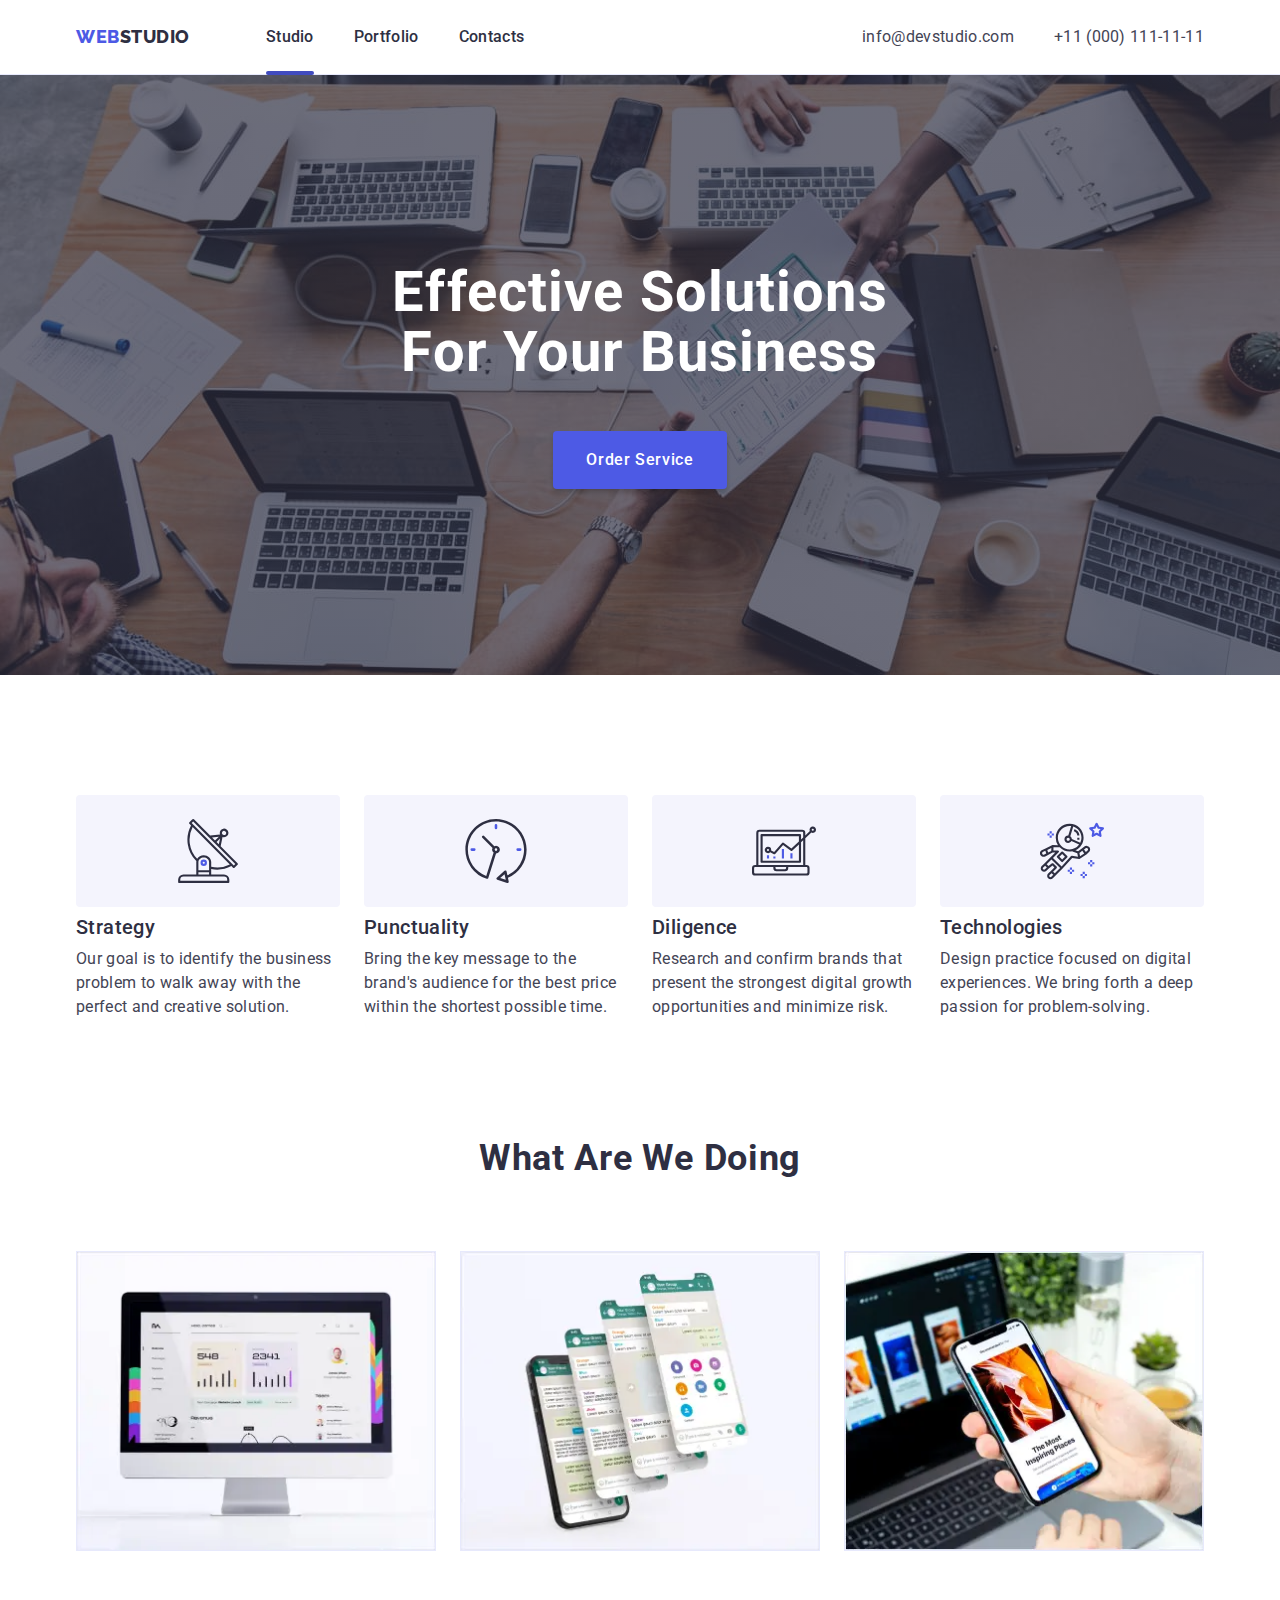
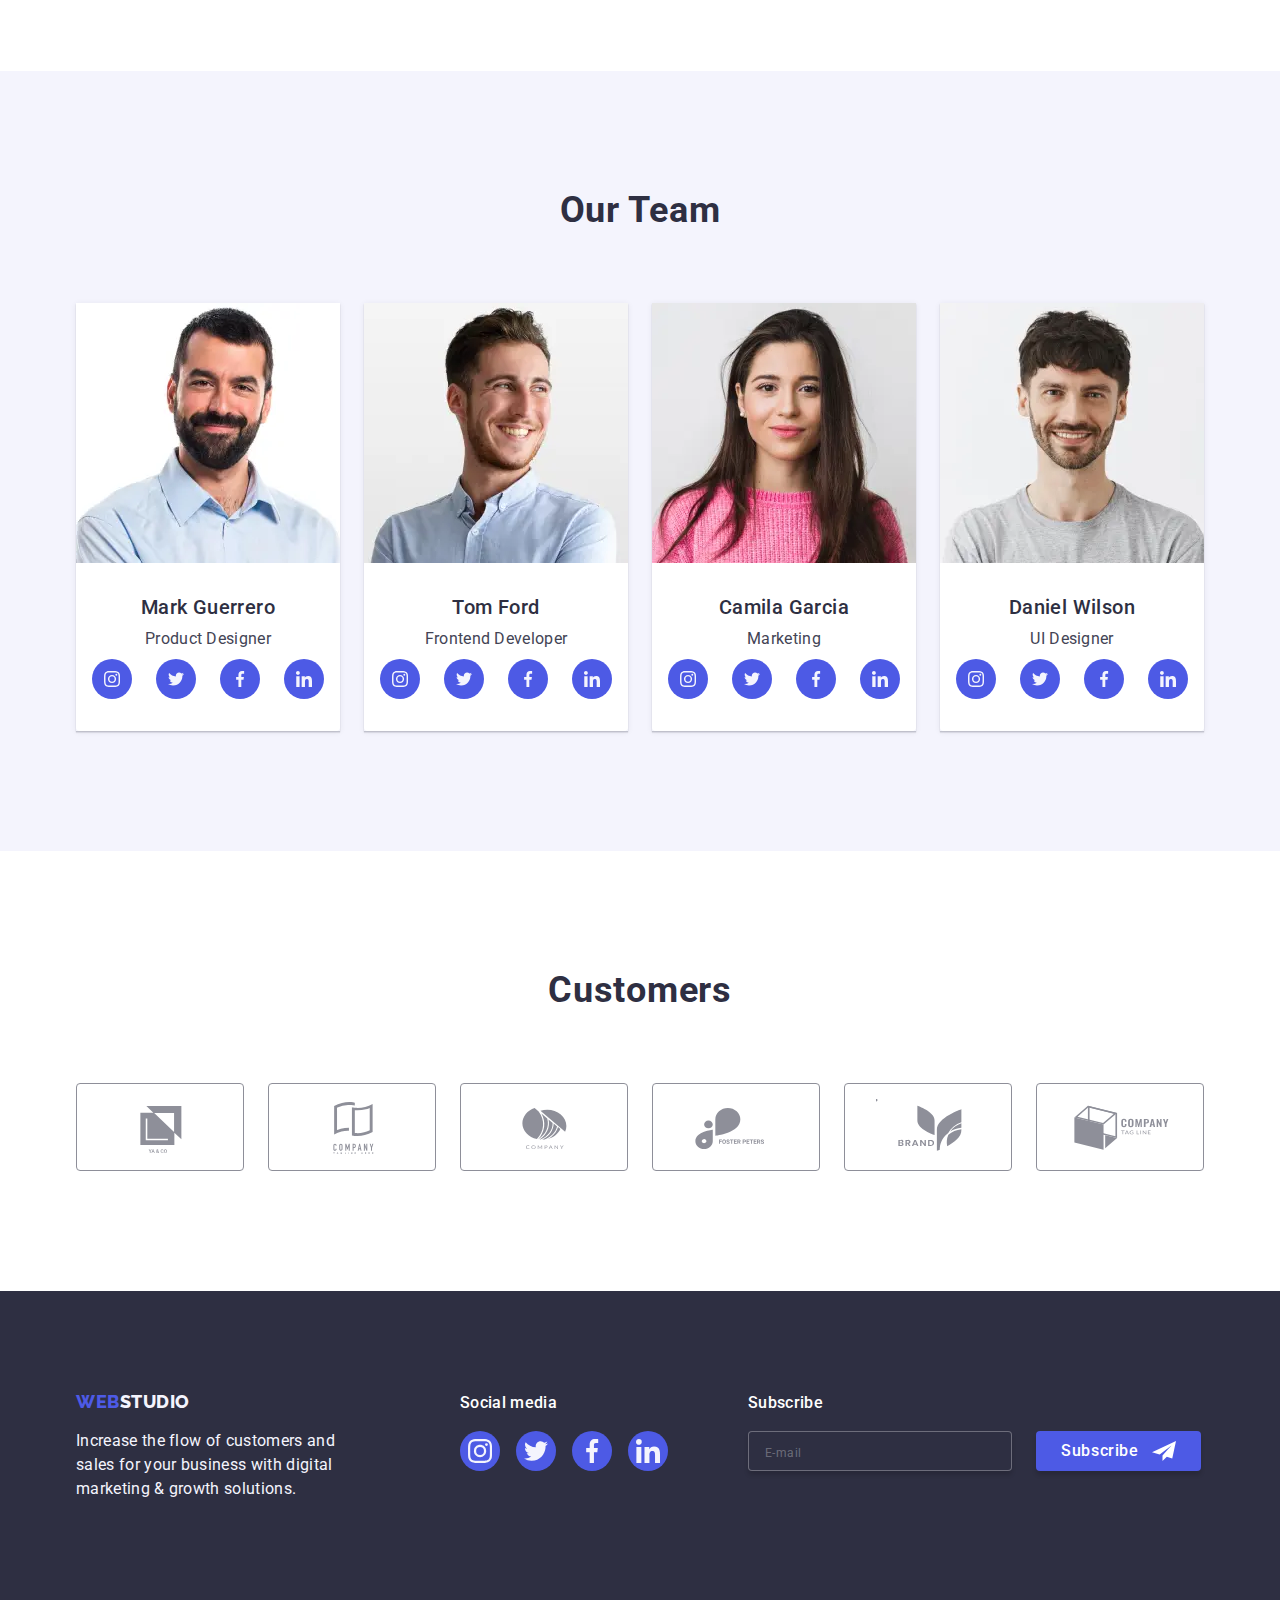
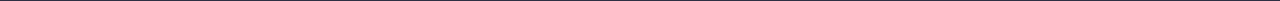
<file: index.html>
<!DOCTYPE html>
<html lang="en">
  <head>
    <meta charset="UTF-8" />
    <meta http-equiv="X-UA-Compatible" content="IE=edge" />
    <meta name="viewport" content="width=device-width, initial-scale=1.0" />
    <title>Webstudio</title>
    <link rel="preconnect" href="https://fonts.googleapis.com" />
    <link rel="preconnect" href="https://fonts.gstatic.com" crossorigin />
    <link
      href="https://fonts.googleapis.com/css2?family=Raleway:wght@800&family=Roboto:wght@400;500;700;900&display=swap"
      rel="stylesheet"
    />
    <link
      rel="stylesheet"
      href="https://cdnjs.cloudflare.com/ajax/libs/modern-normalize/2.0.0/modern-normalize.min.css"
    />
    <link rel="stylesheet" href="./css/main.min.css" />
  </head>
  <body>
    <!-- Header -->
    <header class="header">
      <div class="container page-header">
        <nav class="header-nav">
          <a class="logo link" href="./index.html"
            >Web<span class="navy-logo">Studio</span></a
          >
          <ul class="list header-list">
            <li class="item">
              <a
                class="ocean-hover header-link current-link-page link"
                href="./index.html"
                >Studio</a
              >
            </li>
            <li class="item">
              <a class="ocean-hover header-link link" href="./portfolio.html"
                >Portfolio</a
              >
            </li>
            <li class="item">
              <a class="ocean-hover header-link link" href="">Contacts</a>
            </li>
          </ul>
        </nav>
        <button class="btn-hamburger" type="button" data-menu-open>
          <svg class="icon-hamburger" width="32" height="22">
            <use href="./images/svg/symbol-defs.svg#menu-hamburger"></use>
          </svg>
        </button>
        <address class="address-wrapper">
          <ul class="address-list list">
            <li class="item">
              <a
                class="ocean-hover address-link link"
                href="mailto:info@devstudio.com"
                >info@devstudio.com</a
              >
            </li>
            <li class="item">
              <a class="ocean-hover address-link link" href="tel:+110001111111"
                >+11 (000) 111-11-11</a
              >
            </li>
          </ul>
        </address>
      </div>
    </header>

    <!-- ===== MOBILE MENU ===== -->

    <div class="mobile-menu" data-menu>
      <button class="close-button" type="button" data-menu-close>
        <svg class="icon-close-button" width="8" height="8">
          <use href="./images/svg/symbol-defs.svg#close-button"></use>
        </svg>
      </button>
      <ul class="mob-header-list list">
        <li class="item">
          <a
            class="ocean-hover mob-menu-link mobile-current-link-page link"
            href="./index.html"
            >Studio</a
          >
        </li>
        <li class="item">
          <a class="ocean-hover mob-menu-link link" href="./portfolio.html"
            >Portfolio</a
          >
        </li>
        <li class="item">
          <a class="ocean-hover mob-menu-link link" href="">Contacts</a>
        </li>
      </ul>
      <ul class="address-list list">
        <li class="item">
          <a class="mob-menu-link tel-link link" href="tel:+110001111111"
            >+11 (000) 111-11-11</a
          >
        </li>
        <li class="item">
          <a
            class="ocean-hover email-link link"
            href="mailto:info@devstudio.com"
            >info@devstudio.com</a
          >
        </li>
      </ul>
      <ul class="list-sm-icon mob-list-sm-icon list">
        <li class="item-sm-icon">
          <a class="link-sm-icon" href="" rel="noopener noreferrer nofollow">
            <svg class="sm-icon" width="24" height="24">
              <use href="./images/svg/symbol-defs.svg#instagram"></use>
            </svg>
          </a>
        </li>
        <li class="item-sm-icon">
          <a class="link-sm-icon" href="" rel="noopener noreferrer nofollow">
            <svg class="sm-icon" width="24" height="24">
              <use href="./images/svg/symbol-defs.svg#twitter"></use>
            </svg>
          </a>
        </li>
        <li class="item-sm-icon">
          <a class="link-sm-icon" href="" rel="noopener noreferrer nofollow">
            <svg class="sm-icon" width="24" height="24">
              <use href="./images/svg/symbol-defs.svg#facebook"></use>
            </svg>
          </a>
        </li>
        <li class="item-sm-icon">
          <a class="link-sm-icon" href="" rel="noopener noreferrer nofollow">
            <svg class="sm-icon" width="24" height="24">
              <use href="./images/svg/symbol-defs.svg#linkedin"></use>
            </svg>
          </a>
        </li>
      </ul>
    </div>

    <!-- ===== MOBILE MENU ===== -->

    <main>
      <!-- Hero -->
      <section class="hero overlay">
        <div class="container">
          <h1 class="hero-title">Effective Solutions for Your Business</h1>
          <button class="btn" type="button" data-modal-open>
            Order Service
          </button>
        </div>
      </section>

      <!-- Our ADVANTAGES -->

      <section class="advantages section">
        <div class="container">
          <h2 class="visually-hidden">Our advantages</h2>
          <ul class="advantages-list list">
            <li class="item">
              <div class="item-icon-advantages">
                <svg class="icon-advantages" width="64" height="64">
                  <use href="./images/svg/symbol-defs.svg#antenna-1"></use>
                </svg>
              </div>
              <h3 class="title advantages-title">Strategy</h3>
              <p class="secondary-text">
                Our goal is to identify the business problem to walk away with
                the perfect and creative solution.
              </p>
            </li>
            <li class="item">
              <div class="item-icon-advantages">
                <svg class="icon-advantages" width="64" height="64">
                  <use href="./images/svg/symbol-defs.svg#clock-2"></use>
                </svg>
              </div>
              <h3 class="title advantages-title">Punctuality</h3>
              <p class="secondary-text">
                Bring the key message to the brand's audience for the best price
                within the shortest possible time.
              </p>
            </li>
            <li class="item">
              <div class="item-icon-advantages">
                <svg class="icon-advantages" width="64" height="64">
                  <use href="./images/svg/symbol-defs.svg#diagram-3"></use>
                </svg>
              </div>
              <h3 class="title advantages-title">Diligence</h3>
              <p class="secondary-text">
                Research and confirm brands that present the strongest digital
                growth opportunities and minimize risk.
              </p>
            </li>
            <li class="item">
              <div class="item-icon-advantages">
                <svg class="icon-advantages" width="64" height="64">
                  <use href="./images/svg/symbol-defs.svg#astronaut-4"></use>
                </svg>
              </div>
              <h3 class="title advantages-title">Technologies</h3>
              <p class="secondary-text">
                Design practice focused on digital experiences. We bring forth a
                deep passion for problem-solving.
              </p>
            </li>
          </ul>
        </div>
      </section>

      <!-- What are we doing -->

      <section class="section doing">
        <div class="container">
          <h2 class="title">What are we doing</h2>
          <ul class="list doing-list">
            <li class="doing-item">
              <picture>
                <source
                  srcset="
                    ./images/webp/img-1@1x.webp 1x,
                    ./images/webp/img-1@2x.webp 2x
                  "
                  type="image/webp"
                />
                <img
                  srcset="
                    ./images/general-img@1x/img-1@1x.jpg 1x,
                    ./images/general-img@2x/img-1@2x.jpg 2x
                  "
                  src="./images/general-img@1x/img-1@1x.jpg"
                  alt="Computer"
                  width="360"
                  height="300"
                />
              </picture>
            </li>
            <li class="doing-item">
              <picture>
                <source
                  srcset="
                    ./images/webp/img-2@1x.webp 1x,
                    ./images/webp/img-2@2x.webp 2x
                  "
                  type="image/webp"
                />
                <img
                  srcset="
                    ./images/general-img@1x/img-1@1x.jpg 1x,
                    ./images/general-img@2x/img-2@2x.jpg 2x
                  "
                  src="./images/general-img@1x/img-2@1x.jpg"
                  alt="Phone"
                  width="360"
                  height="300"
                />
              </picture>
            </li>
            <li class="doing-item">
              <picture>
                <source
                  srcset="
                    ./images/webp/img-3@1x.webp 1x,
                    ./images/webp/img-3@2x.webp 2x
                  "
                  type="image/webp"
                />
                <img
                  srcset="
                    ./images/general-img@1x/img-3@1x.jpg 1x,
                    ./images/general-img@2x/img-3@2x.jpg 2x
                  "
                  src="./images/general-img@1x/img-3@1x.jpg"
                  alt="Synchronization"
                  width="360"
                  height="300"
                />
              </picture>
            </li>
          </ul>
        </div>
      </section>

      <!-- Our TEAM -->

      <section class="team section">
        <div class="container">
          <h2 class="title">Our Team</h2>
          <ul class="list team-list">
            <li class="item">
              <picture>
                <source
                  srcset="
                    ./images/webp/mark-guerrero@1x.webp 1x,
                    ./images/webp/mark-guerrero@2x.webp 2x
                  "
                  type="image/webp"
                />
                <img
                  srcset="
                    ./images/general-img@1x/mark-guerrero@1x.jpg 1x,
                    ./images/general-img@2x/mark-guerrero@2x.jpg 2x
                  "
                  src="./images/general-img@1x/mark-guerrero@1x.jpg"
                  alt="Mark Guerrero"
                  width="264"
                  height="260"
                />
              </picture>
              <div class="team-img-text-wrapper">
                <h3 class="subtitle">Mark Guerrero</h3>
                <p class="secondary-text">Product Designer</p>

                <!-- ====== Icons SOCIAL-MEDIA -->

                <ul class="list-sm-icon list">
                  <li class="item-sm-icon">
                    <a
                      class="link-sm-icon ocean-bgc-hover"
                      href=""
                      rel="noopener noreferrer nofollow"
                    >
                      <svg class="sm-icon" width="16" height="16">
                        <use
                          href="./images/svg/symbol-defs.svg#instagram"
                        ></use>
                      </svg>
                    </a>
                  </li>
                  <li class="item-sm-icon">
                    <a
                      class="link-sm-icon ocean-bgc-hover"
                      href=""
                      rel="noopener noreferrer nofollow"
                    >
                      <svg class="sm-icon" width="16" height="16">
                        <use href="./images/svg/symbol-defs.svg#twitter"></use>
                      </svg>
                    </a>
                  </li>
                  <li class="item-sm-icon">
                    <a
                      class="link-sm-icon ocean-bgc-hover"
                      href=""
                      rel="noopener noreferrer nofollow"
                    >
                      <svg class="sm-icon" width="16" height="16">
                        <use href="./images/svg/symbol-defs.svg#facebook"></use>
                      </svg>
                    </a>
                  </li>
                  <li class="item-sm-icon">
                    <a
                      class="link-sm-icon ocean-bgc-hover"
                      href=""
                      rel="noopener noreferrer nofollow"
                    >
                      <svg class="sm-icon" width="16" height="16">
                        <use href="./images/svg/symbol-defs.svg#linkedin"></use>
                      </svg>
                    </a>
                  </li>
                </ul>
              </div>
            </li>

            <!-- ====== Icons SOCIAL-MEDIA -->

            <li class="item">
              <picture>
                <source
                  srcset="
                    ./images/webp/tom-ford@1x.webp 1x,
                    ./images/webp/tom-ford@2x.webp 2x
                  "
                  type="image/webp"
                />
                <img
                  srcset="
                    ./images/general-img@1x/tom-ford@1x.jpg 1x,
                    ./images/general-img@2x/tom-ford@2x.jpg 2x
                  "
                  src="./images/general-img@1x/tom-ford@1x.jpg"
                  alt="Tom Ford"
                  width="264"
                  height="260"
                />
              </picture>

              <div class="team-img-text-wrapper">
                <h3 class="subtitle">Tom Ford</h3>
                <p class="secondary-text">Frontend Developer</p>
                <ul class="list-sm-icon list">
                  <li class="item-sm-icon">
                    <a
                      class="link-sm-icon ocean-bgc-hover"
                      href=""
                      rel="noopener noreferrer nofollow"
                    >
                      <svg class="sm-icon" width="16" height="16">
                        <use
                          href="./images/svg/symbol-defs.svg#instagram"
                        ></use>
                      </svg>
                    </a>
                  </li>
                  <li class="item-sm-icon">
                    <a
                      class="link-sm-icon ocean-bgc-hover"
                      href=""
                      rel="noopener noreferrer nofollow"
                    >
                      <svg class="sm-icon" width="16" height="16">
                        <use href="./images/svg/symbol-defs.svg#twitter"></use>
                      </svg>
                    </a>
                  </li>
                  <li class="item-sm-icon">
                    <a
                      class="link-sm-icon ocean-bgc-hover"
                      href=""
                      rel="noopener noreferrer nofollow"
                    >
                      <svg class="sm-icon" width="16" height="16">
                        <use href="./images/svg/symbol-defs.svg#facebook"></use>
                      </svg>
                    </a>
                  </li>
                  <li class="item-sm-icon">
                    <a
                      class="link-sm-icon ocean-bgc-hover"
                      href=""
                      rel="noopener noreferrer nofollow"
                    >
                      <svg class="sm-icon" width="16" height="16">
                        <use href="./images/svg/symbol-defs.svg#linkedin"></use>
                      </svg>
                    </a>
                  </li>
                </ul>
              </div>
            </li>
            <li class="item">
              <picture>
                <source
                  srcset="
                    ./images/webp/camila-garcia@1x.webp 1x,
                    ./images/webp/camila-garcia@2x.webp 2x
                  "
                  type="image/webp"
                />
                <img
                  srcset="
                    ./images/general-img@1x/camila-garcia@1x.jpg 1x,
                    ./images/general-img@2x/camila-garcia@2x.jpg 2x
                  "
                  src="./images/general-img@1x/camila-garcia@1x.jpg"
                  alt="Camila Garcia"
                  width="264"
                  height="260"
                />
              </picture>
              <div class="team-img-text-wrapper">
                <h3 class="subtitle">Camila Garcia</h3>
                <p class="secondary-text">Marketing</p>
                <ul class="list-sm-icon list">
                  <li class="item-sm-icon">
                    <a
                      class="link-sm-icon ocean-bgc-hover"
                      href=""
                      rel="noopener noreferrer nofollow"
                    >
                      <svg class="sm-icon" width="16" height="16">
                        <use
                          href="./images/svg/symbol-defs.svg#instagram"
                        ></use>
                      </svg>
                    </a>
                  </li>
                  <li class="item-sm-icon">
                    <a
                      class="link-sm-icon ocean-bgc-hover"
                      href=""
                      rel="noopener noreferrer nofollow"
                    >
                      <svg class="sm-icon" width="16" height="16">
                        <use href="./images/svg/symbol-defs.svg#twitter"></use>
                      </svg>
                    </a>
                  </li>
                  <li class="item-sm-icon">
                    <a
                      class="link-sm-icon ocean-bgc-hover"
                      href=""
                      rel="noopener noreferrer nofollow"
                    >
                      <svg class="sm-icon" width="16" height="16">
                        <use href="./images/svg/symbol-defs.svg#facebook"></use>
                      </svg>
                    </a>
                  </li>
                  <li class="item-sm-icon">
                    <a
                      class="link-sm-icon ocean-bgc-hover"
                      href=""
                      rel="noopener noreferrer nofollow"
                    >
                      <svg class="sm-icon" width="16" height="16">
                        <use href="./images/svg/symbol-defs.svg#linkedin"></use>
                      </svg>
                    </a>
                  </li>
                </ul>
              </div>
            </li>
            <li class="item">
              <picture>
                <source
                  srcset="
                    ./images/webp/daniel-wilson@1x.webp 1x,
                    ./images/webp/daniel-wilson@2x.webp 2x
                  "
                  type="image/webp"
                />
                <img
                  srcset="
                    ./images/general-img@1x/daniel-wilson@1x.jpg 1x,
                    ./images/general-img@2x/daniel-wilson@2x.jpg 2x
                  "
                  src="./images/general-img@1x/daniel-wilson@1x.jpg"
                  alt="Daniel Wilson"
                  width="264"
                  height="260"
                />
              </picture>
              <div class="team-img-text-wrapper">
                <h3 class="subtitle">Daniel Wilson</h3>
                <p class="secondary-text">UI Designer</p>
                <ul class="list-sm-icon list">
                  <li class="item-sm-icon">
                    <a
                      class="link-sm-icon ocean-bgc-hover"
                      href=""
                      rel="noopener noreferrer nofollow"
                    >
                      <svg class="sm-icon" width="16" height="16">
                        <use
                          href="./images/svg/symbol-defs.svg#instagram"
                        ></use>
                      </svg>
                    </a>
                  </li>
                  <li class="item-sm-icon">
                    <a
                      class="link-sm-icon ocean-bgc-hover"
                      href=""
                      rel="noopener noreferrer nofollow"
                    >
                      <svg class="sm-icon" width="16" height="16">
                        <use href="./images/svg/symbol-defs.svg#twitter"></use>
                      </svg>
                    </a>
                  </li>
                  <li class="item-sm-icon">
                    <a
                      class="link-sm-icon ocean-bgc-hover"
                      href=""
                      rel="noopener noreferrer nofollow"
                    >
                      <svg class="sm-icon" width="16" height="16">
                        <use href="./images/svg/symbol-defs.svg#facebook"></use>
                      </svg>
                    </a>
                  </li>
                  <li class="item-sm-icon">
                    <a
                      class="link-sm-icon ocean-bgc-hover"
                      href=""
                      rel="noopener noreferrer nofollow"
                    >
                      <svg class="sm-icon" width="16" height="16">
                        <use href="./images/svg/symbol-defs.svg#linkedin"></use>
                      </svg>
                    </a>
                  </li>
                </ul>
              </div>
            </li>
          </ul>
        </div>
      </section>

      <!-- Customers -->

      <section class="customers section">
        <div class="container">
          <h2 class="title">Customers</h2>
          <ul class="list-icon-customers list">
            <li class="item-icon-customer">
              <a
                href=""
                class="link-icon-customer"
                rel="noopener noreferrer nofollow"
              >
                <svg class="icon-customer" width="104" height="56">
                  <use href="./images/svg/symbol-defs.svg#client-1"></use>
                </svg>
              </a>
            </li>
            <li class="item-icon-customer">
              <a
                href=""
                class="link-icon-customer"
                rel="noopener noreferrer nofollow"
              >
                <svg class="icon-customer" width="104" height="56">
                  <use href="./images/svg/symbol-defs.svg#client-2"></use>
                </svg>
              </a>
            </li>
            <li class="item-icon-customer">
              <a
                href=""
                class="link-icon-customer"
                rel="noopener noreferrer nofollow"
              >
                <svg class="icon-customer" width="104" height="56">
                  <use href="./images/svg/symbol-defs.svg#client-3"></use>
                </svg>
              </a>
            </li>
            <li class="item-icon-customer">
              <a
                href=""
                class="link-icon-customer"
                rel="noopener noreferrer nofollow"
              >
                <svg class="icon-customer" width="104" height="56">
                  <use href="./images/svg/symbol-defs.svg#client-4"></use>
                </svg>
              </a>
            </li>
            <li class="item-icon-customer">
              <a
                href=""
                class="link-icon-customer"
                rel="noopener noreferrer nofollow"
              >
                <svg class="icon-customer" width="104" height="56">
                  <use href="./images/svg/symbol-defs.svg#client-5"></use>
                </svg>
              </a>
            </li>
            <li class="item-icon-customer">
              <a
                href=""
                class="link-icon-customer"
                rel="noopener noreferrer nofollow"
              >
                <svg class="icon-customer" width="104" height="56">
                  <use href="./images/svg/symbol-defs.svg#client-6"></use>
                </svg>
              </a>
            </li>
          </ul>
        </div>
      </section>
    </main>

    <!-- Footer -->
    <footer class="footer section">
      <div class="container footer-wrapper">
        <div class="footer-text-wrapper">
          <a class="logo link logo-footer" href="./index.html"
            >Web<span class="cloud-logo">Studio</span>
          </a>
          <p class="secondary-text footer-text">
            Increase the flow of customers and sales for your business with
            digital marketing & growth solutions.
          </p>
        </div>
        <div class="sm-container">
          <p class="footer-subtitle-text">Social media</p>
          <ul class="list-sm-icon list-footer-sm list">
            <li class="item-sm-icon">
              <a
                class="link-sm-icon"
                href=""
                rel="noopener noreferrer nofollow"
              >
                <svg class="sm-icon" width="24" height="24">
                  <use href="./images/svg/symbol-defs.svg#instagram"></use>
                </svg>
              </a>
            </li>
            <li class="item-sm-icon">
              <a
                class="link-sm-icon"
                href=""
                rel="noopener noreferrer nofollow"
              >
                <svg class="sm-icon" width="24" height="24">
                  <use href="./images/svg/symbol-defs.svg#twitter"></use>
                </svg>
              </a>
            </li>
            <li class="item-sm-icon">
              <a
                class="link-sm-icon"
                href=""
                rel="noopener noreferrer nofollow"
              >
                <svg class="sm-icon" width="24" height="24">
                  <use href="./images/svg/symbol-defs.svg#facebook"></use>
                </svg>
              </a>
            </li>
            <li class="item-sm-icon">
              <a
                class="link-sm-icon"
                href=""
                rel="noopener noreferrer nofollow"
              >
                <svg class="sm-icon" width="24" height="24">
                  <use href="./images/svg/symbol-defs.svg#linkedin"></use>
                </svg>
              </a>
            </li>
          </ul>
        </div>
        <div class="container-footer-form">
          <p class="footer-subtitle-text">Subscribe</p>
          <form class="footer-form">
            <label>
              <input
                class="footer-email-input"
                type="email"
                name="email"
                placeholder="E-mail"
                required
              />
            </label>
            <button class="btn btn-footer" type="submit">
              Subscribe
              <svg class="icon-footer" width="24" height="24">
                <use href="./images/svg/symbol-defs.svg#telegram"></use>
              </svg>
            </button>
          </form>
        </div>
      </div>
    </footer>

    <!-- ===== MODAL WINDOW ===== -->

    <div class="backdrop is-hidden" data-modal>
      <div class="modal-window">
        <button
          class="close-button close-button-cornflower"
          type="button"
          data-modal-close
        >
          <svg class="icon-close-button" width="8" height="8">
            <use href="./images/svg/symbol-defs.svg#close-button"></use>
          </svg>
        </button>

        <!-- ===== FORM in Modal window  -->

        <p class="modal-title">Leave your contacts and we will call you back</p>

        <form class="modal-form" autocomplete="off">
          <label for="user-name" class="modal-form-label">Name</label>
          <div class="modal-form-input-wrapper">
            <input
              class="modal-form-input"
              type="text"
              name="name"
              id="user-name"
              required
              pattern="[a-zA-Z]+$"
              minlength="2"
            />
            <svg class="modal-form-icon" width="18" height="24">
              <use href="./images/svg/symbol-defs.svg#name"></use>
            </svg>
          </div>

          <label for="user-phone" class="modal-form-label">Phone</label>
          <div class="modal-form-input-wrapper">
            <input
              class="modal-form-input"
              type="tel"
              name="phone"
              id="user-phone"
              required
              pattern="[0-9]{3}-[0-9]{3}-[0-9]{2}-[0-9]{2}"
              title="[xxx-xxx-xx-xx]"
            />
            <svg class="modal-form-icon" width="18" height="24">
              <use href="./images/svg/symbol-defs.svg#phone"></use>
            </svg>
          </div>

          <label for="user-email" class="modal-form-label">Email</label>
          <div class="modal-form-input-wrapper">
            <input
              class="modal-form-input"
              type="email"
              name="email"
              id="user-email"
              required
            />
            <svg class="modal-form-icon" width="18" height="24">
              <use href="./images/svg/symbol-defs.svg#email"></use>
            </svg>
          </div>

          <label for="user-comment" class="modal-form-label">Comment</label>
          <textarea
            class="modal-form-input field-textarea"
            name="comment"
            id="user-comment"
            placeholder="Text input"
          ></textarea>

          <!-- ===== Checkbox ===== -->

          <div class="checkbox">
            <label class="modal-form-label checkbox-label">
              <input
                class="checkbox-input visually-hidden"
                type="checkbox"
                name="user-policy"
              />

              <svg class="checkbox-icon" width="16" height="16">
                <use href="./images/svg/symbol-defs.svg#vector"></use>
              </svg>
              <span class="empty-checkbox"></span>
              I accept the terms and conditions of the&nbsp;
              <a class="policy-link" href="">Privacy Policy</a>
            </label>
          </div>
          <button class="btn" type="submit">Send</button>
        </form>
      </div>
    </div>

    <!-- ===== MODAL WINDOW===== -->

    <!-- ===== Script-JS close modal window ===== -->
    <script src="./js/mobile-menu.js"></script>
    <script src="./js/modal.js"></script>
  </body>
</html>
</file>
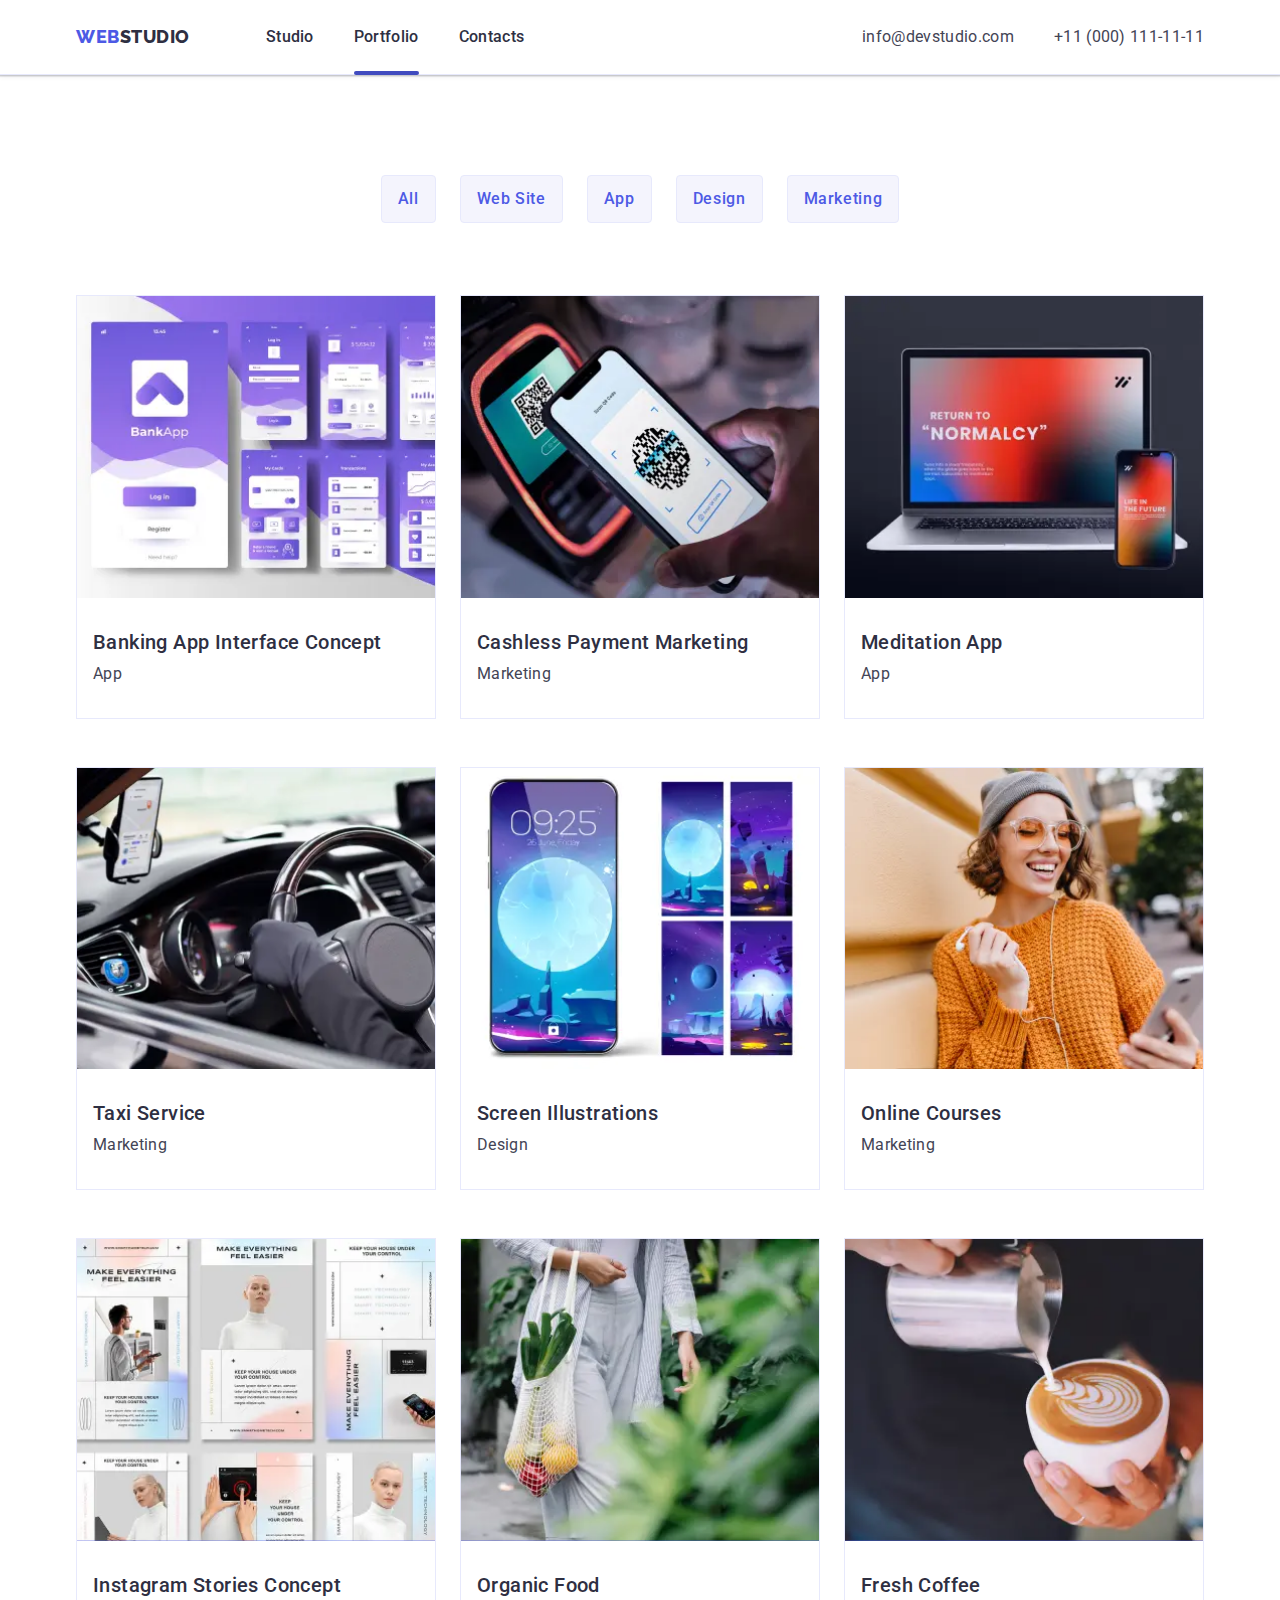
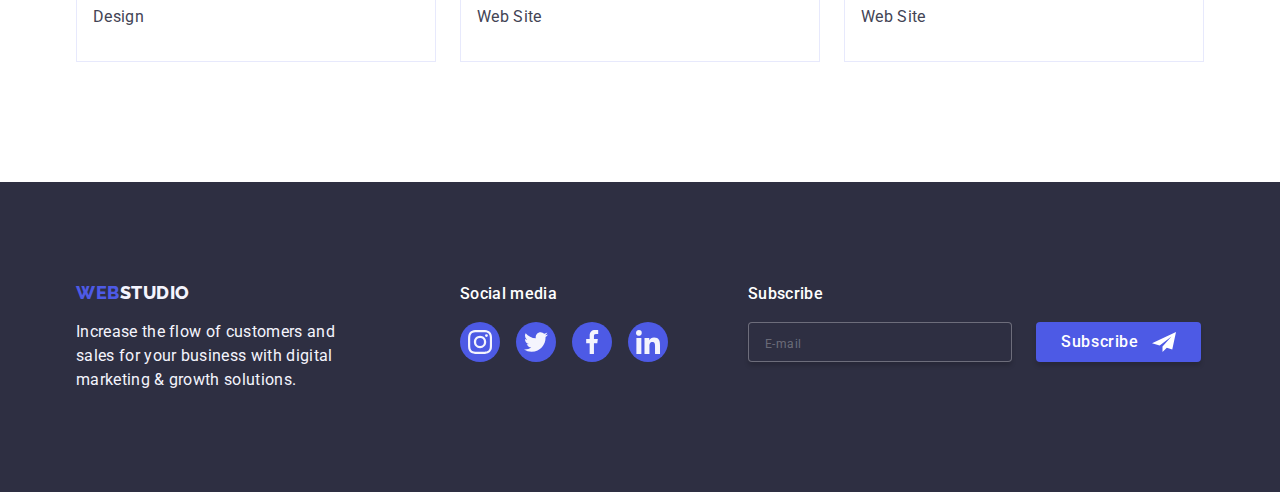
<file: portfolio.html>
<!DOCTYPE html>
<html lang="en">
  <head>
    <meta charset="UTF-8" />
    <meta name="viewport" content="width=device-width, initial-scale=1.0" />
    <title>Portfolio</title>
    <link rel="preconnect" href="https://fonts.googleapis.com" />
    <link rel="preconnect" href="https://fonts.gstatic.com" crossorigin />
    <link
      href="https://fonts.googleapis.com/css2?family=Raleway:wght@800&family=Roboto:wght@400;500;700;900&display=swap"
      rel="stylesheet"
    />
    <link
      rel="stylesheet"
      href="https://cdnjs.cloudflare.com/ajax/libs/modern-normalize/2.0.0/modern-normalize.min.css"
    />
    <link rel="stylesheet" href="./css/main.min.css" />
  </head>
  <body>
    <!-- Header -->
    <header class="header">
      <div class="container page-header">
        <nav class="header-nav">
          <a class="logo link" href="./index.html"
            >Web<span class="navy-logo">Studio</span></a
          >
          <ul class="list header-list">
            <li class="item">
              <a class="ocean-hover header-link link" href="./index.html"
                >Studio</a
              >
            </li>
            <li class="item">
              <a
                class="ocean-hover header-link current-link-page link"
                href="./portfolio.html"
                >Portfolio</a
              >
            </li>
            <li class="item">
              <a class="ocean-hover header-link link" href="">Contacts</a>
            </li>
          </ul>
        </nav>
        <button class="btn-hamburger" type="button" data-menu-open>
          <svg class="icon-hamburger" width="32" height="22">
            <use href="./images/svg/symbol-defs.svg#menu-hamburger"></use>
          </svg>
        </button>
        <address class="address-wrapper">
          <ul class="address-list list">
            <li class="item">
              <a
                class="ocean-hover address-link link"
                href="mailto:info@devstudio.com"
                >info@devstudio.com</a
              >
            </li>
            <li class="item">
              <a class="ocean-hover address-link link" href="tel:+110001111111"
                >+11 (000) 111-11-11</a
              >
            </li>
          </ul>
        </address>
      </div>
    </header>

    <!-- ===== MOBILE MENU ===== -->

    <div class="mobile-menu" data-menu>
      <button class="close-button" type="button" data-menu-close>
        <svg class="icon-close-button" width="8" height="8">
          <use href="./images/svg/symbol-defs.svg#close-button"></use>
        </svg>
      </button>
      <ul class="mob-header-list list">
        <li class="item">
          <a class="ocean-hover mob-menu-link link" href="./index.html"
            >Studio</a
          >
        </li>
        <li class="item">
          <a
            class="ocean-hover mob-menu-link mobile-current-link-page link"
            href="./portfolio.html"
            >Portfolio</a
          >
        </li>
        <li class="item">
          <a class="ocean-hover mob-menu-link link" href="">Contacts</a>
        </li>
      </ul>
      <ul class="address-list list">
        <li class="item">
          <a class="mob-menu-link tel-link link" href="tel:+110001111111"
            >+11 (000) 111-11-11</a
          >
        </li>
        <li class="item">
          <a
            class="ocean-hover email-link link"
            href="mailto:info@devstudio.com"
            >info@devstudio.com</a
          >
        </li>
      </ul>
      <ul class="list-sm-icon mob-list-sm-icon list">
        <li class="item-sm-icon">
          <a class="link-sm-icon" href="" rel="noopener noreferrer nofollow">
            <svg class="sm-icon" width="24" height="24">
              <use href="./images/svg/symbol-defs.svg#instagram"></use>
            </svg>
          </a>
        </li>
        <li class="item-sm-icon">
          <a class="link-sm-icon" href="" rel="noopener noreferrer nofollow">
            <svg class="sm-icon" width="24" height="24">
              <use href="./images/svg/symbol-defs.svg#twitter"></use>
            </svg>
          </a>
        </li>
        <li class="item-sm-icon">
          <a class="link-sm-icon" href="" rel="noopener noreferrer nofollow">
            <svg class="sm-icon" width="24" height="24">
              <use href="./images/svg/symbol-defs.svg#facebook"></use>
            </svg>
          </a>
        </li>
        <li class="item-sm-icon">
          <a class="link-sm-icon" href="" rel="noopener noreferrer nofollow">
            <svg class="sm-icon" width="24" height="24">
              <use href="./images/svg/symbol-defs.svg#linkedin"></use>
            </svg>
          </a>
        </li>
      </ul>
    </div>

    <!-- ===== MOBILE MENU ===== -->

    <main>
      <!-- Filtres -->

      <section class="portfolio-section">
        <div class="container">
          <h1 class="visually-hidden">Portfolio</h1>
          <ul class="list filter-list">
            <li><button class="filter-btn" type="button">All</button></li>
            <li><button class="filter-btn" type="button">Web Site</button></li>
            <li><button class="filter-btn" type="button">App</button></li>
            <li><button class="filter-btn" type="button">Design</button></li>
            <li><button class="filter-btn" type="button">Marketing</button></li>
          </ul>

          <ul class="portfolio-list list">
            <li class="portfolio-item">
              <a class="portfolio-link link" href="">
                <div class="portfolio-list-img-wrapper">
                  <picture>
                    <source
                      media="(max-width:767px)"
                      srcset="
                        ./images/images-portfolio/webp/mob-app-1.webp    1x,
                        ./images/images-portfolio/webp/mob-app-1@2x.webp 2x
                      "
                      type="image/webp"
                    />
                    <source
                      media="(max-width:767px)"
                      srcset="
                        ./images/images-portfolio/mob-img/mob-app-1.jpg    1x,
                        ./images/images-portfolio/mob-img/mob-app-1@2x.jpg 2x
                      "
                    />
                    <source
                      media="(min-width:768px)"
                      srcset="
                        ./images/images-portfolio/webp/tab-app-1.webp    1x,
                        ./images/images-portfolio/webp/tab-app-1@2x.webp 2x
                      "
                      type="image/webp"
                    />
                    <source
                      media="(min-width:768px)"
                      srcset="
                        ./images/images-portfolio/tab-desk-img/tab-app-1.jpg    1x,
                        ./images/images-portfolio/tab-desk-img/tab-app-1@2x.jpg 2x
                      "
                    />
                    <img
                      src="./images/images-portfolio/tab-desk-img/tab-app-1.jpg"
                      alt="Banking App Interface Concept"
                      width="360"
                      height="300"
                    />
                  </picture>
                  <p class="portfolio-overlay">
                    14 Stylish and User-Friendly App Design Concepts · Task
                    Manager App · Calorie Tracker App · Exotic Fruit Ecommerce
                    App · Cloud Storage App
                  </p>
                </div>
                <div class="portfolio-img-text">
                  <h2 class="subtitle">Banking App Interface Concept</h2>
                  <p class="secondary-text portfolio-text">App</p>
                </div>
              </a>
            </li>

            <li class="portfolio-item">
              <a class="portfolio-link link" href="">
                <div class="portfolio-list-img-wrapper">
                  <picture>
                    <source
                      media="(max-width:767px)"
                      srcset="
                        ./images/images-portfolio/webp/mob-marketing-2.webp    1x,
                        ./images/images-portfolio/webp/mob-marketing-2@2x.webp 2x
                      "
                      type="image/webp"
                    />
                    <source
                      media="(max-width:767px)"
                      srcset="
                        ./images/images-portfolio/mob-img/mob-marketing-2.jpg    1x,
                        ./images/images-portfolio/mob-img/mob-marketing-2@2x.jpg 2x
                      "
                    />
                    <source
                      media="(min-width:768px)"
                      srcset="
                        ./images/images-portfolio/webp/tab-marketing-2.webp    1x,
                        ./images/images-portfolio/webp/tab-marketing-2@2x.webp 2x
                      "
                      type="image/webp"
                    />
                    <source
                      media="(min-width:768px)"
                      srcset="
                        ./images/images-portfolio/tab-desk-img/tab-marketing-2.jpg    1x,
                        ./images/images-portfolio/tab-desk-img/tab-marketing-2@2x.jpg 2x
                      "
                    />
                    <img
                      src="./images/images-portfolio/tab-desk-img/tab-marketing-2.jpg"
                      alt="Cashless Payment"
                      width="360"
                      height="300"
                    />
                  </picture>
                  <p class="portfolio-overlay">
                    14 Stylish and User-Friendly App Design Concepts · Task
                    Manager App · Calorie Tracker App · Exotic Fruit Ecommerce
                    App · Cloud Storage App
                  </p>
                </div>
                <div class="portfolio-img-text">
                  <h2 class="subtitle">Cashless Payment Marketing</h2>
                  <p class="secondary-text portfolio-text">Marketing</p>
                </div>
              </a>
            </li>

            <li class="portfolio-item">
              <a class="portfolio-link link" href="">
                <div class="portfolio-list-img-wrapper">
                  <picture>
                    <source
                      media="(max-width:767px)"
                      srcset="
                        ./images/images-portfolio/webp/mob-app-3.webp    1x,
                        ./images/images-portfolio/webp/mob-app-3@2x.webp 2x
                      "
                      type="image/webp"
                    />
                    <source
                      media="(max-width:767px)"
                      srcset="
                        ./images/images-portfolio/mob-img/mob-app-3.jpg    1x,
                        ./images/images-portfolio/mob-img/mob-app-3@2x.jpg 2x
                      "
                    />
                    <source
                      media="(min-width:768px)"
                      srcset="
                        ./images/images-portfolio/webp/tab-app-3.webp    1x,
                        ./images/images-portfolio/webp/tab-app-3@2x.webp 2x
                      "
                      type="image/webp"
                    />
                    <source
                      media="(min-width:768px)"
                      srcset="
                        ./images/images-portfolio/tab-desk-img/tab-app-3.jpg    1x,
                        ./images/images-portfolio/tab-desk-img/tab-app-3@2x.jpg 2x
                      "
                    />
                    <img
                      src="./images/images-portfolio/tab-desk-img/tab-app-3.jpg"
                      alt="Meditation App"
                      width="360"
                      height="300"
                    />
                  </picture>
                  <p class="portfolio-overlay">
                    14 Stylish and User-Friendly App Design Concepts · Task
                    Manager App · Calorie Tracker App · Exotic Fruit Ecommerce
                    App · Cloud Storage App
                  </p>
                </div>
                <div class="portfolio-img-text">
                  <h2 class="subtitle">Meditation App</h2>
                  <p class="secondary-text portfolio-text">App</p>
                </div>
              </a>
            </li>

            <li class="portfolio-item">
              <a class="portfolio-link link" href="">
                <div class="portfolio-list-img-wrapper">
                  <picture>
                    <source
                      media="(max-width:767px)"
                      srcset="
                        ./images/images-portfolio/webp/mob-marketing-4.webp    1x,
                        ./images/images-portfolio/webp/mob-marketing-4@2x.webp 2x
                      "
                      type="image/webp"
                    />
                    <source
                      media="(max-width:767px)"
                      srcset="
                        ./images/images-portfolio/mob-img/mob-marketing-4.jpg    1x,
                        ./images/images-portfolio/mob-img/mob-marketing-4@2x.jpg 2x
                      "
                    />
                    <source
                      media="(min-width:768px)"
                      srcset="
                        ./images/images-portfolio/webp/tab-marketing-4.webp    1x,
                        ./images/images-portfolio/webp/tab-marketing-4@2x.webp 2x
                      "
                      type="image/webp"
                    />
                    <source
                      media="(min-width:768px)"
                      srcset="
                        ./images/images-portfolio/tab-desk-img/tab-marketing-4.jpg    1x,
                        ./images/images-portfolio/tab-desk-img/tab-marketing-4@2x.jpg 2x
                      "
                    />
                    <img
                      src="./images/images-portfolio/tab-desk-img/tab-marketing-4.jpg"
                      alt="Taxi Service"
                      width="360"
                      height="300"
                    />
                  </picture>
                  <p class="portfolio-overlay">
                    14 Stylish and User-Friendly App Design Concepts · Task
                    Manager App · Calorie Tracker App · Exotic Fruit Ecommerce
                    App · Cloud Storage App
                  </p>
                </div>
                <div class="portfolio-img-text">
                  <h2 class="subtitle">Taxi Service</h2>
                  <p class="secondary-text portfolio-text">Marketing</p>
                </div>
              </a>
            </li>

            <li class="portfolio-item">
              <a class="portfolio-link link" href="">
                <div class="portfolio-list-img-wrapper">
                  <picture>
                    <source
                      media="(max-width:767px)"
                      srcset="
                        ./images/images-portfolio/webp/mob-design-5.webp    1x,
                        ./images/images-portfolio/webp/mob-design-5@2x.webp 2x
                      "
                      type="image/webp"
                    />
                    <source
                      media="(max-width:767px)"
                      srcset="
                        ./images/images-portfolio/mob-img/mob-design-5.jpg    1x,
                        ./images/images-portfolio/mob-img/mob-design-5@2x.jpg 2x
                      "
                    />
                    <source
                      media="(min-width:768px)"
                      srcset="
                        ./images/images-portfolio/webp/tab-design-5.webp    1x,
                        ./images/images-portfolio/webp/tab-design-5@2x.webp 2x
                      "
                      type="image/webp"
                    />
                    <source
                      media="(min-width:768px)"
                      srcset="
                        ./images/images-portfolio/tab-desk-img/tab-design-5.jpg    1x,
                        ./images/images-portfolio/tab-desk-img/tab-design-5@2x.jpg 2x
                      "
                    />
                    <img
                      src="./images/images-portfolio/tab-desk-img/tab-design-5.jpg"
                      alt="Screen Illustrations"
                      width="360"
                      height="300"
                    />
                  </picture>
                  <p class="portfolio-overlay">
                    14 Stylish and User-Friendly App Design Concepts · Task
                    Manager App · Calorie Tracker App · Exotic Fruit Ecommerce
                    App · Cloud Storage App
                  </p>
                </div>
                <div class="portfolio-img-text">
                  <h2 class="subtitle">Screen Illustrations</h2>
                  <p class="secondary-text portfolio-text">Design</p>
                </div>
              </a>
            </li>

            <li class="portfolio-item">
              <a class="portfolio-link link" href="">
                <div class="portfolio-list-img-wrapper">
                  <picture>
                    <source
                      media="(max-width:767px)"
                      srcset="
                        ./images/images-portfolio/webp/mob-marketing-6.webp    1x,
                        ./images/images-portfolio/webp/mob-marketing-6@2x.webp 2x
                      "
                      type="image/webp"
                    />
                    <source
                      media="(max-width:767px)"
                      srcset="
                        ./images/images-portfolio/mob-img/mob-marketing-6.jpg    1x,
                        ./images/images-portfolio/mob-img/mob-marketing-6@2x.jpg 2x
                      "
                    />
                    <source
                      media="(min-width:768px)"
                      srcset="
                        ./images/images-portfolio/webp/tab-marketing-6.webp    1x,
                        ./images/images-portfolio/webp/tab-marketing-6@2x.webp 2x
                      "
                      type="image/webp"
                    />
                    <source
                      media="(min-width:768px)"
                      srcset="
                        ./images/images-portfolio/tab-desk-img/tab-marketing-6.jpg    1x,
                        ./images/images-portfolio/tab-desk-img/tab-marketing-6@2x.jpg 2x
                      "
                    />
                    <img
                      src="./images/images-portfolio/tab-desk-img/tab-marketing-6.jpg"
                      alt="Online Courses"
                      width="360"
                      height="300"
                    />
                  </picture>
                  <p class="portfolio-overlay">
                    14 Stylish and User-Friendly App Design Concepts · Task
                    Manager App · Calorie Tracker App · Exotic Fruit Ecommerce
                    App · Cloud Storage App
                  </p>
                </div>
                <div class="portfolio-img-text">
                  <h2 class="subtitle">Online Courses</h2>
                  <p class="secondary-text portfolio-text">Marketing</p>
                </div>
              </a>
            </li>

            <li class="portfolio-item">
              <a class="portfolio-link link" href="">
                <div class="portfolio-list-img-wrapper">
                  <picture>
                    <source
                      media="(max-width:767px)"
                      srcset="
                        ./images/images-portfolio/webp/mob-design-7.webp    1x,
                        ./images/images-portfolio/webp/mob-design-7@2x.webp 2x
                      "
                      type="image/webp"
                    />
                    <source
                      media="(max-width:767px)"
                      srcset="
                        ./images/images-portfolio/mob-img/mob-design-7.jpg    1x,
                        ./images/images-portfolio/mob-img/mob-design-7@2x.jpg 2x
                      "
                    />
                    <source
                      media="(min-width:768px)"
                      srcset="
                        ./images/images-portfolio/webp/tab-design-7.webp    1x,
                        ./images/images-portfolio/webp/tab-design-7@2x.webp 2x
                      "
                      type="image/webp"
                    />
                    <source
                      media="(min-width:768px)"
                      srcset="
                        ./images/images-portfolio/tab-desk-img/tab-design-7.jpg    1x,
                        ./images/images-portfolio/tab-desk-img/tab-design-7@2x.jpg 2x
                      "
                    />
                    <img
                      src="./images/images-portfolio/tab-desk-img/tab-design-7.jpg"
                      alt="Instagram Stories Concept"
                      width="360"
                      height="300"
                    />
                  </picture>
                  <p class="portfolio-overlay">
                    14 Stylish and User-Friendly App Design Concepts · Task
                    Manager App · Calorie Tracker App · Exotic Fruit Ecommerce
                    App · Cloud Storage App
                  </p>
                </div>
                <div class="portfolio-img-text">
                  <h2 class="subtitle">Instagram Stories Concept</h2>
                  <p class="secondary-text portfolio-text">Design</p>
                </div>
              </a>
            </li>

            <li class="portfolio-item">
              <a class="portfolio-link link" href="">
                <div class="portfolio-list-img-wrapper">
                  <picture>
                    <source
                      media="(max-width:767px)"
                      srcset="
                        ./images/images-portfolio/webp/mob-website-8.webp    1x,
                        ./images/images-portfolio/webp/mob-website-8@2x.webp 2x
                      "
                      type="image/webp"
                    />
                    <source
                      media="(max-width:767px)"
                      srcset="
                        ./images/images-portfolio/mob-img/mob-website-8.jpg    1x,
                        ./images/images-portfolio/mob-img/mob-website-8@2x.jpg 2x
                      "
                    />
                    <source
                      media="(min-width:768px)"
                      srcset="
                        ./images/images-portfolio/webp/tab-website-8.webp    1x,
                        ./images/images-portfolio/webp/tab-website-8@2x.webp 2x
                      "
                      type="image/webp"
                    />
                    <source
                      media="(min-width:768px)"
                      srcset="
                        ./images/images-portfolio/tab-desk-img/tab-website-8.jpg    1x,
                        ./images/images-portfolio/tab-desk-img/tab-website-8@2x.jpg 2x
                      "
                    />
                    <img
                      src="./images/images-portfolio/tab-desk-img/tab-website-8.jpg"
                      alt="Organic Food"
                      width="360"
                      height="300"
                    />
                  </picture>
                  <p class="portfolio-overlay">
                    14 Stylish and User-Friendly App Design Concepts · Task
                    Manager App · Calorie Tracker App · Exotic Fruit Ecommerce
                    App · Cloud Storage App
                  </p>
                </div>
                <div class="portfolio-img-text">
                  <h2 class="subtitle">Organic Food</h2>
                  <p class="secondary-text portfolio-text">Web Site</p>
                </div>
              </a>
            </li>

            <li class="portfolio-item">
              <a class="portfolio-link link" href="">
                <div class="portfolio-list-img-wrapper">
                  <picture>
                    <source
                      media="(max-width:767px)"
                      srcset="
                        ./images/images-portfolio/webp/mob-website-9.webp    1x,
                        ./images/images-portfolio/webp/mob-website-9@2x.webp 2x
                      "
                      type="image/webp"
                    />
                    <source
                      media="(max-width:767px)"
                      srcset="
                        ./images/images-portfolio/mob-img/mob-website-9.jpg    1x,
                        ./images/images-portfolio/mob-img/mob-website-9@2x.jpg 2x
                      "
                    />
                    <source
                      media="(min-width:768px)"
                      srcset="
                        ./images/images-portfolio/webp/tab-website-9.webp    1x,
                        ./images/images-portfolio/webp/tab-website-9@2x.webp 2x
                      "
                      type="image/webp"
                    />
                    <source
                      media="(min-width:768px)"
                      srcset="
                        ./images/images-portfolio/tab-desk-img/tab-website-9.jpg    1x,
                        ./images/images-portfolio/tab-desk-img/tab-website-9@2x.jpg 2x
                      "
                    />
                    <img
                      src="./images/images-portfolio/tab-desk-img/tab-website-9.jpg"
                      alt="Fresh Coffee"
                      width="360"
                      height="300"
                    />
                  </picture>
                  <p class="portfolio-overlay">
                    14 Stylish and User-Friendly App Design Concepts · Task
                    Manager App · Calorie Tracker App · Exotic Fruit Ecommerce
                    App · Cloud Storage App
                  </p>
                </div>
                <div class="portfolio-img-text">
                  <h2 class="subtitle">Fresh Coffee</h2>
                  <p class="secondary-text portfolio-text">Web Site</p>
                </div>
              </a>
            </li>
          </ul>
        </div>
      </section>
    </main>

    <!-- Footer -->
    <footer class="footer section">
      <div class="container footer-wrapper">
        <div class="footer-text-wrapper">
          <a class="logo link logo-footer" href="./index.html"
            >Web<span class="cloud-logo">Studio</span>
          </a>
          <p class="secondary-text footer-text">
            Increase the flow of customers and sales for your business with
            digital marketing & growth solutions.
          </p>
        </div>
        <div class="sm-container">
          <p class="footer-subtitle-text">Social media</p>
          <ul class="list-sm-icon list-footer-sm list">
            <li class="item-sm-icon">
              <a
                class="link-sm-icon"
                href=""
                rel="noopener noreferrer nofollow"
              >
                <svg class="sm-icon" width="24" height="24">
                  <use href="./images/svg/symbol-defs.svg#instagram"></use>
                </svg>
              </a>
            </li>
            <li class="item-sm-icon">
              <a
                class="link-sm-icon"
                href=""
                rel="noopener noreferrer nofollow"
              >
                <svg class="sm-icon" width="24" height="24">
                  <use href="./images/svg/symbol-defs.svg#twitter"></use>
                </svg>
              </a>
            </li>
            <li class="item-sm-icon">
              <a
                class="link-sm-icon"
                href=""
                rel="noopener noreferrer nofollow"
              >
                <svg class="sm-icon" width="24" height="24">
                  <use href="./images/svg/symbol-defs.svg#facebook"></use>
                </svg>
              </a>
            </li>
            <li class="item-sm-icon">
              <a
                class="link-sm-icon"
                href=""
                rel="noopener noreferrer nofollow"
              >
                <svg class="sm-icon" width="24" height="24">
                  <use href="./images/svg/symbol-defs.svg#linkedin"></use>
                </svg>
              </a>
            </li>
          </ul>
        </div>
        <div class="container-footer-form">
          <p class="footer-subtitle-text">Subscribe</p>
          <form class="footer-form">
            <label>
              <input
                class="footer-email-input"
                type="email"
                name="email"
                placeholder="E-mail"
                required
              />
            </label>
            <button class="btn btn-footer" type="submit">
              Subscribe
              <svg class="icon-footer" width="24" height="24">
                <use href="./images/svg/symbol-defs.svg#telegram"></use>
              </svg>
            </button>
          </form>
        </div>
      </div>
    </footer>
    <script src="./js/mobile-menu.js"></script>
  </body>
</html>
</file>
<file: css/main.min.css>
.link{text-decoration:none}.list{list-style:none}h1,h2,h3,h4,p{margin-top:0;margin-bottom:0}ul{margin-top:0;margin-bottom:0;padding-left:0}.visually-hidden{position:absolute;width:1px;height:1px;margin:-1px;border:0;padding:0;white-space:nowrap;-webkit-clip-path:inset(100%);clip-path:inset(100%);clip:rect(0 0 0 0);overflow:hidden}img{display:block;width:100%;height:auto}body{font-family:Roboto,sans-serif;font-style:normal;background-color:#fff;color:#434455}.section{padding-top:96px;padding-bottom:96px}@media screen and (min-width: 1158px){.section{padding-top:120px;padding-bottom:120px}}.portfolio-section{padding-top:48px;padding-bottom:48px}@media screen and (min-width: 768px){.portfolio-section{padding-top:64px;padding-bottom:96px}}@media screen and (min-width: 1158px){.portfolio-section{padding-top:100px;padding-bottom:120px}}.ocean-hover:is(:hover,:focus){color:#404bbf}.container{max-width:426px;padding-left:15px;padding-right:15px;margin-left:auto;margin-right:auto}@media screen and (min-width: 768px){.container{max-width:766px}}@media screen and (min-width: 1158px){.container{max-width:1158px}}@media screen and (max-width: 1157px){.team>.container,.customers>.container,.footer>.container{max-width:584px}}.title{margin-bottom:72px;font-size:36px;line-height:1.11;letter-spacing:.72px;text-transform:capitalize;color:#2e2f42;text-align:center}.subtitle{font-size:20px;font-weight:500;line-height:1.2;letter-spacing:.4px;color:#2e2f42}.secondary-text{font-weight:500;line-height:1.5;letter-spacing:.32px}@media screen and (min-width: 1158px){.secondary-text{font-weight:400}}.logo{display:block;font-size:18px;font-family:Raleway,sans-serif;font-weight:800;line-height:1.17;letter-spacing:.54px;text-transform:uppercase;color:#4d5ae5}.navy-logo{color:#2e2f42}.cloud-logo{color:#f4f4fd}.btn{display:block;margin:0 auto;min-width:169px;padding:16px 32px;border:1px solid rgba(0,0,0,0);font-weight:500;line-height:1.5;letter-spacing:.64px;color:#fff;cursor:pointer;border-radius:4px;background:#4d5ae5;-webkit-box-shadow:0px 4px 4px 0px rgba(0,0,0,.15);box-shadow:0px 4px 4px 0px rgba(0,0,0,.15);-webkit-transition:background-color 250ms cubic-bezier(0.4, 0, 0.2, 1);transition:background-color 250ms cubic-bezier(0.4, 0, 0.2, 1)}.btn:is(:hover,:focus){background-color:#404bbf}.close-button{position:absolute;top:24px;right:24px;width:24px;height:24px;padding:0;display:-webkit-box;display:-ms-flexbox;display:flex;-webkit-box-align:center;-ms-flex-align:center;align-items:center;-webkit-box-pack:center;-ms-flex-pack:center;justify-content:center;border-radius:50%;color:#2e2f42;border:1px solid rgba(0,0,0,.1);background-color:#fff;cursor:pointer;-webkit-transition:background-color 250ms cubic-bezier(0.4, 0, 0.2, 1);transition:background-color 250ms cubic-bezier(0.4, 0, 0.2, 1)}.close-button-cornflower{background-color:#e7e9fc}.close-button:is(:hover,:focus){background-color:#404bbf}.icon-close-button{fill:currentColor;-webkit-transition:fill 250ms cubic-bezier(0.4, 0, 0.2, 1);transition:fill 250ms cubic-bezier(0.4, 0, 0.2, 1)}.close-button:is(:hover,:focus) .icon-close-button{fill:#fff}.list-sm-icon{display:-webkit-box;display:-ms-flexbox;display:flex;-webkit-box-pack:start;-ms-flex-pack:start;justify-content:flex-start;-webkit-box-align:center;-ms-flex-align:center;align-items:center;gap:24px}.mob-list-sm-icon{gap:calc(27px + 29*(100vw - 320px)/108)}.item-sm-icon{width:40px;height:40px}.link-sm-icon{display:-webkit-box;display:-ms-flexbox;display:flex;-webkit-box-align:center;-ms-flex-align:center;align-items:center;-webkit-box-pack:center;-ms-flex-pack:center;justify-content:center;width:100%;height:100%;border-radius:50%;background-color:#4d5ae5;-webkit-transition:background-color var(--transition-dur-and-func);transition:background-color var(--transition-dur-and-func)}.link-sm-icon:is(:hover,:focus){background-color:#31d0aa}.ocean-bgc-hover:is(:hover,:focus){background-color:#404bbf}.overlay{height:432px;max-width:520px;margin:0 auto;background-repeat:no-repeat;background-size:cover;background-color:#2e2f42;background-image:-webkit-gradient(linear, left top, left bottom, from(rgba(46, 47, 66, 0.7)), to(rgba(46, 47, 66, 0.7))),url("../images/mob-img/mob-people-office.jpg");background-image:linear-gradient(rgba(46, 47, 66, 0.7), rgba(46, 47, 66, 0.7)),url("../images/mob-img/mob-people-office.jpg")}@media screen and (min-device-pixel-ratio: 2)and (max-width: 520px),screen and (-webkit-min-device-pixel-ratio: 2)and (max-width: 520px),screen and (min-resolution: 192dpi)and (max-width: 520px),screen and (min-resolution: 2dppx)and (max-width: 520px){.overlay{background-image:-webkit-gradient(linear, left top, left bottom, from(rgba(46, 47, 66, 0.7)), to(rgba(46, 47, 66, 0.7))),url("../images/mob-img/mob-people-office@2x.jpg");background-image:linear-gradient(rgba(46, 47, 66, 0.7), rgba(46, 47, 66, 0.7)),url("../images/mob-img/mob-people-office@2x.jpg")}}@media screen and (min-width: 521px){.overlay{height:436px;max-width:899px;background-image:-webkit-gradient(linear, left top, left bottom, from(rgba(46, 47, 66, 0.7)), to(rgba(46, 47, 66, 0.7))),url("../images/tablet-img/tab-people-office.jpg");background-image:linear-gradient(rgba(46, 47, 66, 0.7), rgba(46, 47, 66, 0.7)),url("../images/tablet-img/tab-people-office.jpg")}}@media screen and (min-device-pixel-ratio: 2)and (min-width: 521px),screen and (-webkit-min-device-pixel-ratio: 2)and (min-width: 521px),screen and (min-resolution: 192dpi)and (min-width: 521px),screen and (min-resolution: 2dppx)and (min-width: 521px){.overlay{background-image:-webkit-gradient(linear, left top, left bottom, from(rgba(46, 47, 66, 0.7)), to(rgba(46, 47, 66, 0.7))),url("../images/tablet-img/tab-people-office@2x.jpg");background-image:linear-gradient(rgba(46, 47, 66, 0.7), rgba(46, 47, 66, 0.7)),url("../images/tablet-img/tab-people-office@2x.jpg")}}@media screen and (min-width: 900px){.overlay{max-width:1440px;background-image:-webkit-gradient(linear, left top, left bottom, from(rgba(46, 47, 66, 0.7)), to(rgba(46, 47, 66, 0.7))),url("../images/desktop-img/desk-people-office.jpg");background-image:linear-gradient(rgba(46, 47, 66, 0.7), rgba(46, 47, 66, 0.7)),url("../images/desktop-img/desk-people-office.jpg")}}@media screen and (min-device-pixel-ratio: 2)and (min-width: 900px),screen and (-webkit-min-device-pixel-ratio: 2)and (min-width: 900px),screen and (min-resolution: 192dpi)and (min-width: 900px),screen and (min-resolution: 2dppx)and (min-width: 900px){.overlay{background-image:-webkit-gradient(linear, left top, left bottom, from(rgba(46, 47, 66, 0.7)), to(rgba(46, 47, 66, 0.7))),url("../images/desktop-img/desk-people-office@2x.jpg");background-image:linear-gradient(rgba(46, 47, 66, 0.7), rgba(46, 47, 66, 0.7)),url("../images/desktop-img/desk-people-office@2x.jpg")}}@media screen and (min-width: 1158px){.overlay{height:600px}}.backdrop{position:fixed;top:0;left:0;width:100%;height:100%;background-color:rgba(46,47,66,.4);opacity:1;padding:96px 18px 0;-webkit-transition:opacity 250ms cubic-bezier(0.4, 0, 0.2, 1),visibility 250ms cubic-bezier(0.4, 0, 0.2, 1);transition:opacity 250ms cubic-bezier(0.4, 0, 0.2, 1),visibility 250ms cubic-bezier(0.4, 0, 0.2, 1)}@media screen and (min-width: 1158px){.backdrop{padding:0}}.backdrop.is-hidden{visibility:hidden;opacity:0;pointer-events:none}.modal-window{position:relative;max-width:392px;margin:0 auto;padding:72px 16px 24px;background-color:#fcfcfc;border-radius:4px;-webkit-box-shadow:0px 2px 1px 0px rgba(0,0,0,.2),0px 1px 3px 0px rgba(0,0,0,.12),0px 1px 1px 0px rgba(0,0,0,.14);box-shadow:0px 2px 1px 0px rgba(0,0,0,.2),0px 1px 3px 0px rgba(0,0,0,.12),0px 1px 1px 0px rgba(0,0,0,.14);-webkit-transform:scale(1);transform:scale(1);-webkit-transition:-webkit-transform 250ms cubic-bezier(0.4, 0, 0.2, 1);transition:-webkit-transform 250ms cubic-bezier(0.4, 0, 0.2, 1);transition:transform 250ms cubic-bezier(0.4, 0, 0.2, 1);transition:transform 250ms cubic-bezier(0.4, 0, 0.2, 1), -webkit-transform 250ms cubic-bezier(0.4, 0, 0.2, 1)}@media screen and (min-width: 768px){.modal-window{max-width:408px}}@media screen and (min-width: 1158px){.modal-window{padding-right:24px;padding-left:24px;position:absolute;top:50%;left:50%;z-index:100;-webkit-transform:translate(-50%, -50%) scale(1);transform:translate(-50%, -50%) scale(1)}}.backdrop.is-hidden .modal-window{-webkit-transform:scale(0.4);transform:scale(0.4)}@media screen and (min-width: 1158px){.backdrop.is-hidden .modal-window{-webkit-transform:translate(-50%, -50%) scale(0);transform:translate(-50%, -50%) scale(0)}}.modal-title{margin-bottom:16px;font-size:inherit;font-weight:500;line-height:1.5;letter-spacing:.32px;color:#2e2f42;text-align:center}.modal-form{display:-webkit-box;display:-ms-flexbox;display:flex;-webkit-box-orient:vertical;-webkit-box-direction:normal;-ms-flex-direction:column;flex-direction:column}.modal-form-label{margin-bottom:4px}.modal-form-input-wrapper{position:relative;margin-bottom:8px}.modal-form-input{padding:8px 8px 8px 34px;width:100%;height:40px;border-radius:4px;color:#2e2f42;border:1px solid rgba(46,47,66,.4);-webkit-transition:border 250ms cubic-bezier(0.4, 0, 0.2, 1);transition:border 250ms cubic-bezier(0.4, 0, 0.2, 1)}.modal-form-icon{position:absolute;top:50%;left:16px;fill:#2e2f42;-webkit-transform:translateY(-50%);transform:translateY(-50%);-webkit-transition:fill 250ms cubic-bezier(0.4, 0, 0.2, 1);transition:fill 250ms cubic-bezier(0.4, 0, 0.2, 1)}.modal-form-input:focus+.modal-form-icon{fill:#4d5ae5}.modal-form-input:focus,.field-textarea:focus{outline:none;border:1px solid #4d5ae5}.field-textarea{padding-left:16px;margin-bottom:16px;resize:none;height:120px}.field-textarea::-webkit-input-placeholder, .footer-email-input::-webkit-input-placeholder{font-size:12px;line-height:1.17;letter-spacing:.48px;color:#8e8f99}.field-textarea::-moz-placeholder, .footer-email-input::-moz-placeholder{font-size:12px;line-height:1.17;letter-spacing:.48px;color:#8e8f99}.field-textarea:-ms-input-placeholder, .footer-email-input:-ms-input-placeholder{font-size:12px;line-height:1.17;letter-spacing:.48px;color:#8e8f99}.field-textarea::-ms-input-placeholder, .footer-email-input::-ms-input-placeholder{font-size:12px;line-height:1.17;letter-spacing:.48px;color:#8e8f99}.field-textarea::placeholder,.footer-email-input::placeholder,.modal-form-label,.policy-link{font-size:12px;line-height:1.17;letter-spacing:.48px;color:#8e8f99}.footer-email-input::-webkit-input-placeholder{line-height:2;color:rgba(255,255,255,.3)}.footer-email-input::-moz-placeholder{line-height:2;color:rgba(255,255,255,.3)}.footer-email-input:-ms-input-placeholder{line-height:2;color:rgba(255,255,255,.3)}.footer-email-input::-ms-input-placeholder{line-height:2;color:rgba(255,255,255,.3)}.footer-email-input::placeholder{line-height:2;color:rgba(255,255,255,.3)}.field-textarea::-webkit-input-placeholder{color:rgba(46,47,66,.4)}.field-textarea::-moz-placeholder{color:rgba(46,47,66,.4)}.field-textarea:-ms-input-placeholder{color:rgba(46,47,66,.4)}.field-textarea::-ms-input-placeholder{color:rgba(46,47,66,.4)}.field-textarea::placeholder{color:rgba(46,47,66,.4)}.policy-link{line-height:1.33;color:#4d5ae5}@media screen and (max-width: 407px){.policy-link{font-size:10px}}.checkbox{margin-bottom:24px}.checkbox-label{position:relative;display:-webkit-box;display:-ms-flexbox;display:flex;-webkit-box-align:center;-ms-flex-align:center;align-items:center;margin-bottom:0px}@media screen and (max-width: 407px){.checkbox-label{font-size:10px}}.checkbox-input{margin:0}.checkbox-icon{position:absolute;fill:#f4f4fd;opacity:0;-webkit-transition:opacity 250ms cubic-bezier(0.4, 0, 0.2, 1);transition:opacity 250ms cubic-bezier(0.4, 0, 0.2, 1)}.checkbox-input:checked+.checkbox-icon{opacity:1}.empty-checkbox{margin-right:8px;width:16px;height:16px;border-radius:1px;border:1px solid rgba(46,47,66,.4);-webkit-transition:background-color 250ms cubic-bezier(0.4, 0, 0.2, 1),border-color 250ms cubic-bezier(0.4, 0, 0.2, 1);transition:background-color 250ms cubic-bezier(0.4, 0, 0.2, 1),border-color 250ms cubic-bezier(0.4, 0, 0.2, 1)}.checkbox-input:checked~.empty-checkbox{background-color:#404bbf;border-color:#404bbf}@media screen and (max-width: 767px){.btn-hamburger{padding:0;background-color:rgba(0,0,0,0);border:none;line-height:0}.mobile-menu{position:fixed;width:100%;height:100%;top:0;left:0;z-index:1000;display:-webkit-box;display:-ms-flexbox;display:flex;-webkit-box-orient:vertical;-webkit-box-direction:normal;-ms-flex-direction:column;flex-direction:column;padding:80px 40px 35px 40px;background-color:inherit;-webkit-box-shadow:0px 1px 6px 0px rgba(46,47,66,.08),0px 1px 1px 0px rgba(46,47,66,.16),0px 2px 1px 0px rgba(46,47,66,.08);box-shadow:0px 1px 6px 0px rgba(46,47,66,.08),0px 1px 1px 0px rgba(46,47,66,.16),0px 2px 1px 0px rgba(46,47,66,.08);opacity:0;visibility:hidden;pointer-events:none;-webkit-transform:rotate(0deg) scale(0);transform:rotate(0deg) scale(0);-webkit-transition:opacity 250ms cubic-bezier(0.4, 0, 0.2, 1),visibility 250ms cubic-bezier(0.4, 0, 0.2, 1),-webkit-transform 250ms cubic-bezier(0.4, 0, 0.2, 1);transition:opacity 250ms cubic-bezier(0.4, 0, 0.2, 1),visibility 250ms cubic-bezier(0.4, 0, 0.2, 1),-webkit-transform 250ms cubic-bezier(0.4, 0, 0.2, 1);transition:transform 250ms cubic-bezier(0.4, 0, 0.2, 1),opacity 250ms cubic-bezier(0.4, 0, 0.2, 1),visibility 250ms cubic-bezier(0.4, 0, 0.2, 1);transition:transform 250ms cubic-bezier(0.4, 0, 0.2, 1),opacity 250ms cubic-bezier(0.4, 0, 0.2, 1),visibility 250ms cubic-bezier(0.4, 0, 0.2, 1),-webkit-transform 250ms cubic-bezier(0.4, 0, 0.2, 1)}.mob-header-list{display:-webkit-box;display:-ms-flexbox;display:flex;-webkit-box-orient:vertical;-webkit-box-direction:normal;-ms-flex-direction:column;flex-direction:column;gap:40px}.mob-menu-link{font-size:36px;font-weight:700;line-height:1.11;letter-spacing:.72px;color:#2e2f42;text-transform:capitalize;-webkit-transition:color 250ms cubic-bezier(0.4, 0, 0.2, 1);transition:color 250ms cubic-bezier(0.4, 0, 0.2, 1)}.mobile-current-link-page{color:#404bbf}.tel-link{color:#4d5ae5}.email-link{font-size:20px;font-weight:500;line-height:1.2;letter-spacing:.4px;color:inherit;-webkit-transition:color 250ms cubic-bezier(0.4, 0, 0.2, 1);transition:color 250ms cubic-bezier(0.4, 0, 0.2, 1)}}@media screen and (max-width: 432px){.tel-link{font-size:24px}}.mobile-menu.is-open{opacity:1;visibility:visible;pointer-events:auto;-webkit-transform:rotate(360deg) scale(1);transform:rotate(360deg) scale(1)}@media screen and (min-width: 768px){.btn-hamburger,.mobile-menu{display:none}}.filter-list{display:-webkit-box;display:-ms-flexbox;display:flex;-ms-flex-wrap:wrap;flex-wrap:wrap;-webkit-box-align:center;-ms-flex-align:center;align-items:center;gap:16px 24px;width:270px;margin-bottom:48px}@media screen and (min-width: 768px){.filter-list{-ms-flex-wrap:nowrap;flex-wrap:nowrap;-webkit-box-pack:center;-ms-flex-pack:center;justify-content:center;width:100%;margin-bottom:64px}}@media screen and (min-width: 1158px){.filter-list{margin-bottom:72px}}.filter-btn{height:40px;padding:8px 16px;font-weight:500;line-height:1.5;letter-spacing:.64px;color:#4d5ae5;background-color:#f4f4fd;border-radius:4px;border:1px solid #e7e9fc;cursor:pointer;-webkit-transition:color 250ms cubic-bezier(0.4, 0, 0.2, 1),background-color 250ms cubic-bezier(0.4, 0, 0.2, 1),border-color 250ms cubic-bezier(0.4, 0, 0.2, 1),-webkit-box-shadow 250ms cubic-bezier(0.4, 0, 0.2, 1);transition:color 250ms cubic-bezier(0.4, 0, 0.2, 1),background-color 250ms cubic-bezier(0.4, 0, 0.2, 1),border-color 250ms cubic-bezier(0.4, 0, 0.2, 1),-webkit-box-shadow 250ms cubic-bezier(0.4, 0, 0.2, 1);transition:color 250ms cubic-bezier(0.4, 0, 0.2, 1),background-color 250ms cubic-bezier(0.4, 0, 0.2, 1),border-color 250ms cubic-bezier(0.4, 0, 0.2, 1),box-shadow 250ms cubic-bezier(0.4, 0, 0.2, 1);transition:color 250ms cubic-bezier(0.4, 0, 0.2, 1),background-color 250ms cubic-bezier(0.4, 0, 0.2, 1),border-color 250ms cubic-bezier(0.4, 0, 0.2, 1),box-shadow 250ms cubic-bezier(0.4, 0, 0.2, 1),-webkit-box-shadow 250ms cubic-bezier(0.4, 0, 0.2, 1)}@media screen and (min-width: 768px){.filter-btn{height:48px;padding-top:12px 24px}}.filter-btn:is(:hover,:focus){color:#fff;background-color:#404bbf;border-color:rgba(0,0,0,0);-webkit-box-shadow:0px 2px 2px 0px rgba(0,0,0,.12),0px 2px 1px 0px rgba(0,0,0,.08),0px 3px 1px 0px rgba(0,0,0,.1);box-shadow:0px 2px 2px 0px rgba(0,0,0,.12),0px 2px 1px 0px rgba(0,0,0,.08),0px 3px 1px 0px rgba(0,0,0,.1)}.portfolio-list{display:-webkit-box;display:-ms-flexbox;display:flex;-ms-flex-wrap:wrap;flex-wrap:wrap;gap:48px;-webkit-box-pack:center;-ms-flex-pack:center;justify-content:center}@media screen and (min-width: 768px){.portfolio-list{gap:72px 24px;-webkit-box-pack:start;-ms-flex-pack:start;justify-content:flex-start}}@media screen and (min-width: 1158px){.portfolio-list{row-gap:48px}}.portfolio-text{margin-top:8px;color:#434455;font-weight:400}.portfolio-list-img-wrapper{position:relative;overflow:hidden}.portfolio-item{border:1px solid #e7e9fc}@media screen and (min-width: 768px){.portfolio-item{-ms-flex-preferred-size:calc((100% - 24px)/2);flex-basis:calc((100% - 24px)/2)}}@media screen and (min-width: 1158px){.portfolio-item{-ms-flex-preferred-size:calc((100% - 48px)/3);flex-basis:calc((100% - 48px)/3)}}.portfolio-overlay{position:absolute;top:0;left:0;width:100%;height:100%;overflow:auto;padding:40px 32px;font-weight:400;line-height:24px;letter-spacing:.32px;color:#f4f4fd;background-color:#4d5ae5;-webkit-transform:translateY(100%);transform:translateY(100%);-webkit-transition:-webkit-transform 250ms cubic-bezier(0.4, 0, 0.2, 1);transition:-webkit-transform 250ms cubic-bezier(0.4, 0, 0.2, 1);transition:transform 250ms cubic-bezier(0.4, 0, 0.2, 1);transition:transform 250ms cubic-bezier(0.4, 0, 0.2, 1), -webkit-transform 250ms cubic-bezier(0.4, 0, 0.2, 1)}.portfolio-img-text{padding:32px 16px}.portfolio-link{display:block;-webkit-transition:-webkit-box-shadow 250ms cubic-bezier(0.4, 0, 0.2, 1);transition:-webkit-box-shadow 250ms cubic-bezier(0.4, 0, 0.2, 1);transition:box-shadow 250ms cubic-bezier(0.4, 0, 0.2, 1);transition:box-shadow 250ms cubic-bezier(0.4, 0, 0.2, 1), -webkit-box-shadow 250ms cubic-bezier(0.4, 0, 0.2, 1)}.portfolio-link:is(:hover,:focus){-webkit-box-shadow:0px 2px 1px 0px rgba(46,47,66,.08),0px 1px 1px 0px rgba(46,47,66,.16),0px 1px 6px 0px rgba(46,47,66,.08);box-shadow:0px 2px 1px 0px rgba(46,47,66,.08),0px 1px 1px 0px rgba(46,47,66,.16),0px 1px 6px 0px rgba(46,47,66,.08)}.portfolio-link:is(:hover,:focus) .portfolio-overlay{-webkit-transform:translateY(0);transform:translateY(0)}.header{border-bottom:1px solid #e7e9fc;-webkit-box-shadow:0px 1px 6px 0px rgba(46,47,66,.08),0px 1px 1px 0px rgba(46,47,66,.16),0px 2px 1px 0px rgba(46,47,66,.08);box-shadow:0px 1px 6px 0px rgba(46,47,66,.08),0px 1px 1px 0px rgba(46,47,66,.16),0px 2px 1px 0px rgba(46,47,66,.08)}.page-header{display:-webkit-box;display:-ms-flexbox;display:flex;-webkit-box-align:center;-ms-flex-align:center;align-items:center;-webkit-box-pack:justify;-ms-flex-pack:justify;justify-content:space-between}@media screen and (min-width: 768px){.header-nav{display:-webkit-box;display:-ms-flexbox;display:flex;-webkit-box-align:center;-ms-flex-align:center;align-items:center}}.header-nav>.logo{padding:25px 0}@media screen and (min-width: 768px){.header-list{display:-webkit-box;display:-ms-flexbox;display:flex;-webkit-box-orient:horizontal;-webkit-box-direction:normal;-ms-flex-direction:row;flex-direction:row;margin-left:120px;gap:40px}}@media screen and (min-width: 1158px){.header-list{margin-left:76px}}@media screen and (max-width: 767px){.header-list,.address-wrapper{display:none}}@media screen and (min-width: 768px){.header-link{position:relative;display:block;padding-top:24px;padding-bottom:24px;font-size:inherit;font-weight:500;line-height:1.5;letter-spacing:.32px;color:#2e2f42}}@media screen and (min-width: 768px){.current-link-page::after{position:absolute;left:0;bottom:-1px;content:"";display:block;width:100%;height:4px;border-radius:2px;background:#404bbf}}@media screen and (min-width: 1158px){.current-link-page::after{bottom:-2px}}.address-list{display:-webkit-box;display:-ms-flexbox;display:flex;-webkit-box-orient:vertical;-webkit-box-direction:normal;-ms-flex-direction:column;flex-direction:column;gap:40px;margin-bottom:48px;margin-top:auto}@media screen and (min-width: 768px){.address-list{gap:12px;margin-bottom:0}}@media screen and (min-width: 1158px){.address-list{-webkit-box-orient:horizontal;-webkit-box-direction:normal;-ms-flex-direction:row;flex-direction:row;gap:40px}}@media screen and (min-width: 768px){.address-link{font-size:12px;font-style:normal;line-height:1.17;letter-spacing:.48px;color:inherit;-webkit-transition:color 250ms cubic-bezier(0.4, 0, 0.2, 1);transition:color 250ms cubic-bezier(0.4, 0, 0.2, 1)}}@media screen and (min-width: 1158px){.address-link{display:block;padding:25px 0;font-size:inherit;line-height:1.5;letter-spacing:.32px}}.hero{padding-top:112px;padding-bottom:112px}@media screen and (min-width: 1158px){.hero{padding-top:188px;padding-bottom:188px}}.hero-title{max-width:320px;margin:0 auto 72px;font-size:36px;line-height:1.11;letter-spacing:.72px;color:#fff;text-align:center;text-transform:capitalize}@media screen and (min-width: 768px){.hero-title{max-width:496px;margin-bottom:36px;font-size:56px;line-height:1.07;letter-spacing:1.12px}}@media screen and (min-width: 1158px){.hero-title{margin-bottom:48px}}.advantages-list{display:-webkit-box;display:-ms-flexbox;display:flex;-webkit-box-orient:vertical;-webkit-box-direction:normal;-ms-flex-direction:column;flex-direction:column;row-gap:72px}@media screen and (min-width: 768px){.advantages-list{-webkit-box-orient:horizontal;-webkit-box-direction:normal;-ms-flex-direction:row;flex-direction:row;-ms-flex-wrap:wrap;flex-wrap:wrap;-webkit-column-gap:24px;-moz-column-gap:24px;column-gap:24px}}@media screen and (min-width: 1158px){.advantages-list{-ms-flex-wrap:nowrap;flex-wrap:nowrap}}@media screen and (min-width: 768px){.advantages-list>.item{-ms-flex-preferred-size:calc((100% - 24px)/2);flex-basis:calc((100% - 24px)/2)}}@media screen and (min-width: 1158px){.advantages-list>.item{-ms-flex-preferred-size:calc((100% - 72px)/4);flex-basis:calc((100% - 72px)/4)}}.advantages-title{margin-bottom:8px}@media screen and (min-width: 768px){.advantages-title{text-align:left}}@media screen and (min-width: 1158px){.advantages-title{font-size:20px;font-weight:500;line-height:1.2;letter-spacing:.4px}}@media screen and (max-width: 1157px){.item-icon-advantages{display:none}}@media screen and (min-width: 1158px){.item-icon-advantages{display:-webkit-box;display:-ms-flexbox;display:flex;-webkit-box-pack:center;-ms-flex-pack:center;justify-content:center;-webkit-box-align:center;-ms-flex-align:center;align-items:center;width:264px;height:112px;margin-bottom:8px;background-color:#f4f4fd;border-radius:4px}}@media screen and (max-width: 1157px){.doing{display:none}}@media screen and (min-width: 1158px){.doing{padding-top:0px}.doing-list{display:-webkit-box;display:-ms-flexbox;display:flex}.doing-item{-ms-flex-preferred-size:calc((100% - 48px)/3);flex-basis:calc((100% - 48px)/3);border:1px solid #e7e9fc}.doing-item:not(:last-child){margin-right:24px}}.team{background-color:#f4f4fd}.team-list{display:-webkit-box;display:-ms-flexbox;display:flex;-ms-flex-wrap:wrap;flex-wrap:wrap;gap:72px;-webkit-box-pack:center;-ms-flex-pack:center;justify-content:center}@media screen and (min-width: 768px){.team-list{gap:64px 24px}}@media screen and (min-width: 1158px){.team-list{-ms-flex-wrap:nowrap;flex-wrap:nowrap;gap:24px}}.team-list>.item{width:264px;-webkit-box-shadow:0px 2px 1px 0px rgba(46,47,66,.08),0px 1px 1px 0px rgba(46,47,66,.16),0px 1px 6px 0px rgba(46,47,66,.08);box-shadow:0px 2px 1px 0px rgba(46,47,66,.08),0px 1px 1px 0px rgba(46,47,66,.16),0px 1px 6px 0px rgba(46,47,66,.08)}@media screen and (min-width: 768px){.team-list>.item{-ms-flex-preferred-size:calc((100% - 24px)/2);flex-basis:calc((100% - 24px)/2)}}@media screen and (min-width: 1158px){.team-list>.item{-ms-flex-preferred-size:calc((100% - 72px)/4);flex-basis:calc((100% - 72px)/4)}}.team-img-text-wrapper{display:-webkit-box;display:-ms-flexbox;display:flex;-webkit-box-orient:vertical;-webkit-box-direction:normal;-ms-flex-direction:column;flex-direction:column;gap:8px;-webkit-box-align:center;-ms-flex-align:center;align-items:center;padding-top:32px;padding-bottom:32px;padding-right:32px;padding-left:32px;border-radius:0px 0px 4px 4px;background-color:#fff}.team-img-text-wrapper>.secondary-text{font-weight:400}.list-icon-customers{display:-webkit-box;display:-ms-flexbox;display:flex;-ms-flex-wrap:wrap;flex-wrap:wrap;-webkit-column-gap:16px;-moz-column-gap:16px;column-gap:16px;row-gap:72px}@media screen and (min-width: 768px){.list-icon-customers{-webkit-column-gap:24px;-moz-column-gap:24px;column-gap:24px}}.item-icon-customer{-ms-flex-preferred-size:calc((100% - 16px)/2);flex-basis:calc((100% - 16px)/2);height:88px}@media screen and (min-width: 768px){.item-icon-customer{-ms-flex-preferred-size:calc((100% - 48px)/3);flex-basis:calc((100% - 48px)/3)}}@media screen and (min-width: 1158px){.item-icon-customer{-ms-flex-preferred-size:calc((100% - 120px)/6);flex-basis:calc((100% - 120px)/6)}}.link-icon-customer{display:-webkit-box;display:-ms-flexbox;display:flex;-webkit-box-pack:center;-ms-flex-pack:center;justify-content:center;-webkit-box-align:center;-ms-flex-align:center;align-items:center;width:100%;height:100%;border-radius:4px;border:1px solid #8e8f99;color:#8e8f99;-webkit-transition:border 250ms cubic-bezier(0.4, 0, 0.2, 1);transition:border 250ms cubic-bezier(0.4, 0, 0.2, 1)}.link-icon-customer:is(:hover,:focus){border:1px solid #404bbf}.icon-customer{fill:currentColor;-webkit-transition:fill 250ms cubic-bezier(0.4, 0, 0.2, 1);transition:fill 250ms cubic-bezier(0.4, 0, 0.2, 1)}.link-icon-customer:is(:hover,:focus) .icon-customer{fill:#404bbf}.footer{background-color:#2e2f42}@media screen and (min-width: 1158px){.footer{padding-top:100px;padding-bottom:100px}}.logo-footer{text-align:center}@media screen and (min-width: 768px){.logo-footer{text-align:left}}.footer-wrapper{display:-webkit-box;display:-ms-flexbox;display:flex;-webkit-box-orient:vertical;-webkit-box-direction:normal;-ms-flex-direction:column;flex-direction:column;gap:72px}@media screen and (min-width: 768px){.footer-wrapper{-webkit-box-orient:horizontal;-webkit-box-direction:normal;-ms-flex-direction:row;flex-direction:row;-ms-flex-wrap:wrap;flex-wrap:wrap;-webkit-column-gap:24px;-moz-column-gap:24px;column-gap:24px}}@media screen and (min-width: 1158px){.footer-wrapper{gap:0}}.footer-text-wrapper,.sm-container{margin-left:auto;margin-right:auto}@media screen and (min-width: 768px){.footer-text-wrapper,.sm-container{margin:0}}@media screen and (min-width: 1158px){.sm-container{margin-left:120px;margin-right:80px}}.footer-text{font-weight:400;width:264px;margin-top:17px;color:#f4f4fd}.footer-subtitle-text{margin-bottom:16px;font-weight:500;line-height:1.5;letter-spacing:.32px;color:#fff;text-align:center}@media screen and (min-width: 768px){.footer-subtitle-text{text-align:left}}.list-footer-sm{gap:16px}@media screen and (min-width: 768px){.footer-form{display:-webkit-box;display:-ms-flexbox;display:flex}}.footer-email-input{display:block;margin:0 auto;max-width:398px;width:100%;height:40px;padding-left:16px;color:#fff;background-color:#2e2f42;border-radius:4px;border:1px solid rgba(255,255,255,.3);-webkit-box-shadow:0px 4px 4px 0px rgba(0,0,0,.15);box-shadow:0px 4px 4px 0px rgba(0,0,0,.15);outline:none}@media screen and (min-width: 768px){.footer-email-input{width:264px}}.btn-footer{min-width:165px;height:40px;display:-webkit-box;display:-ms-flexbox;display:flex;-webkit-box-align:center;-ms-flex-align:center;align-items:center;-webkit-box-pack:justify;-ms-flex-pack:justify;justify-content:space-between;padding:8px 24px;margin-top:16px}@media screen and (min-width: 768px){.btn-footer{margin-top:0;margin-left:24px}}/*# sourceMappingURL=main.min.css.map */
</file>
